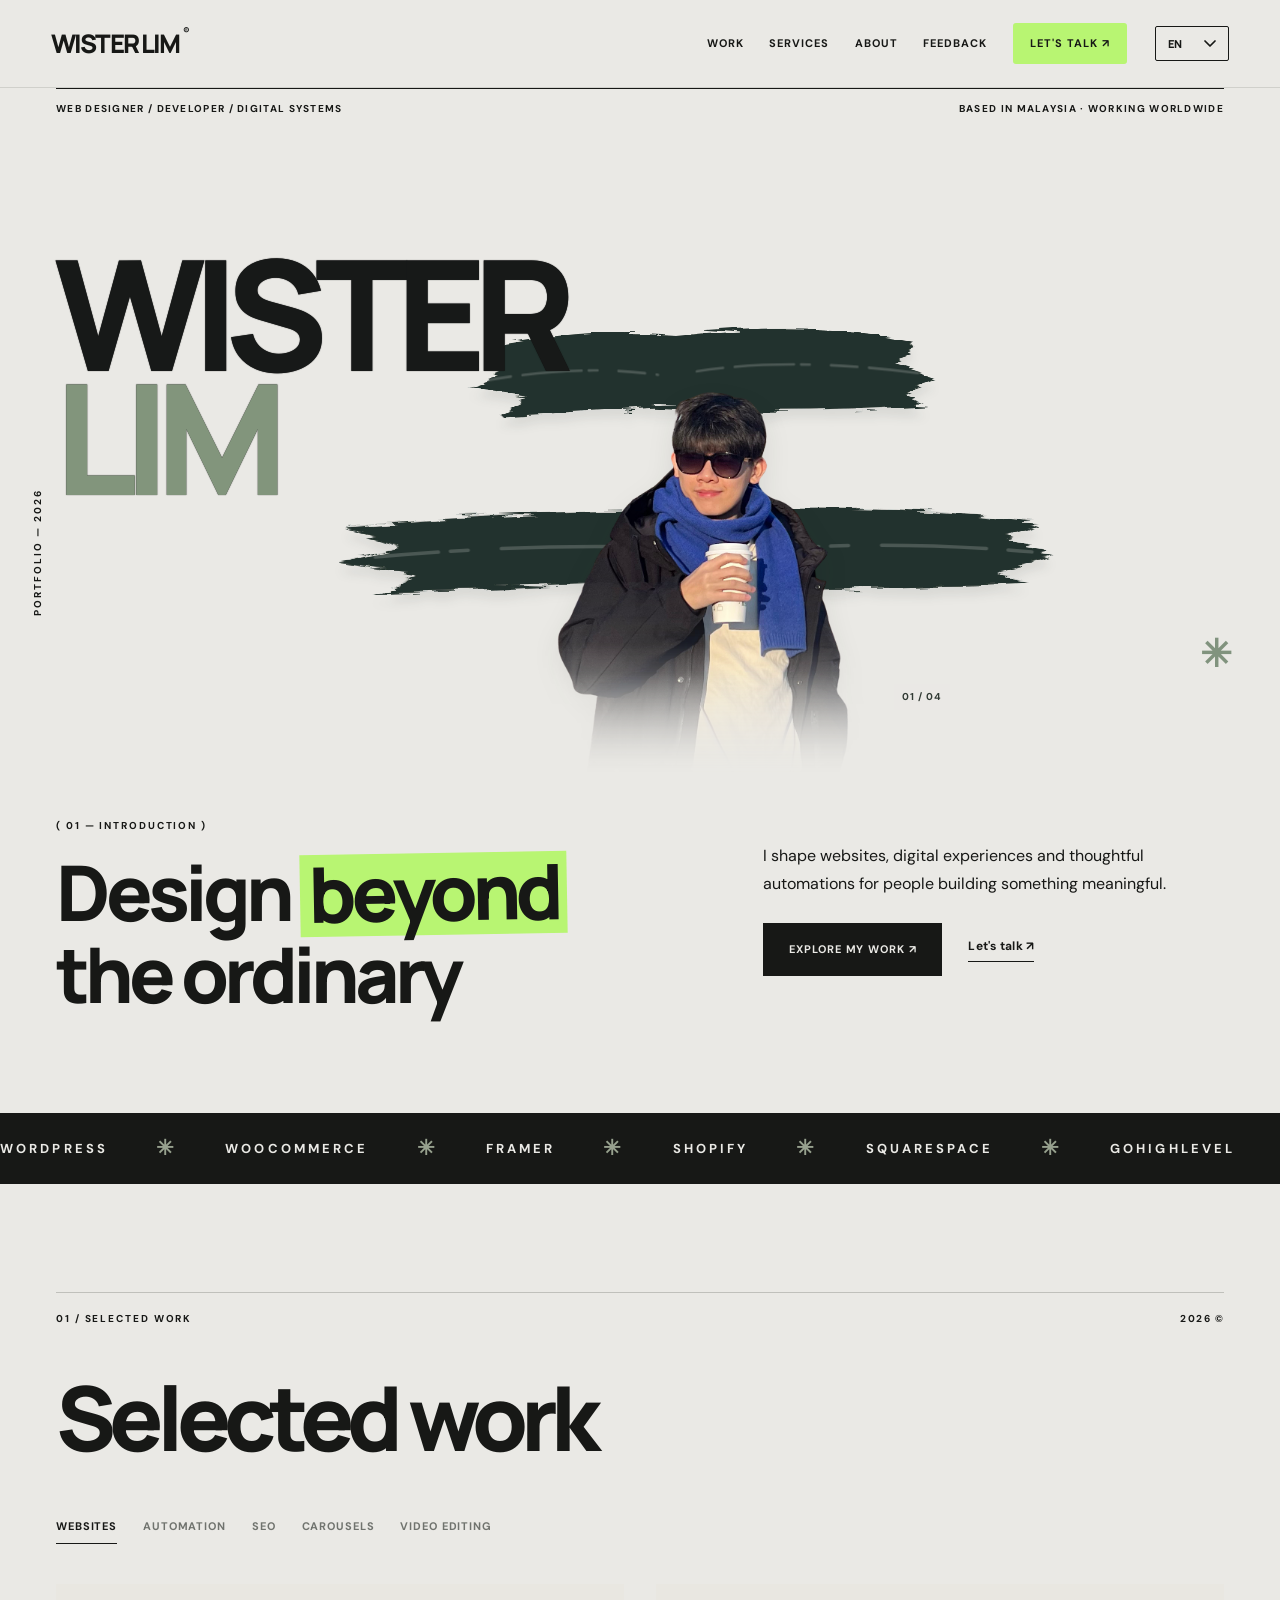
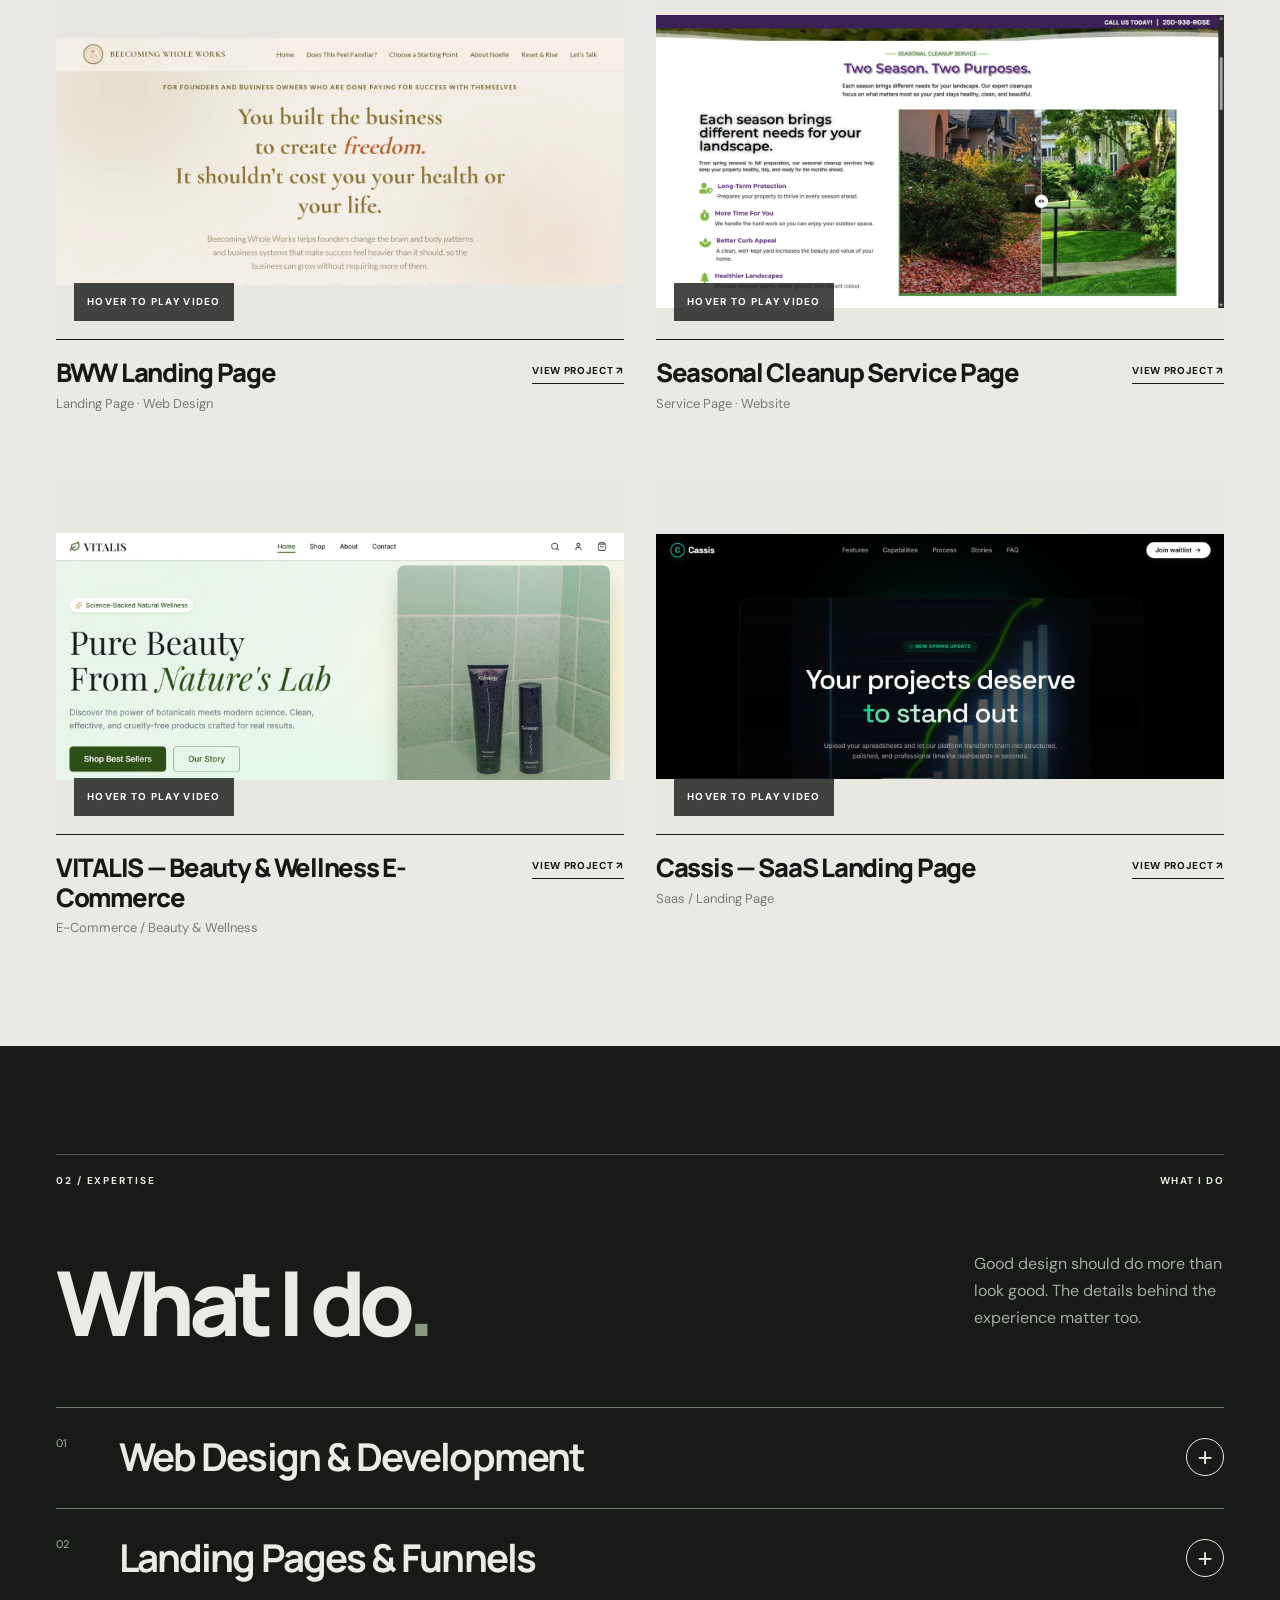
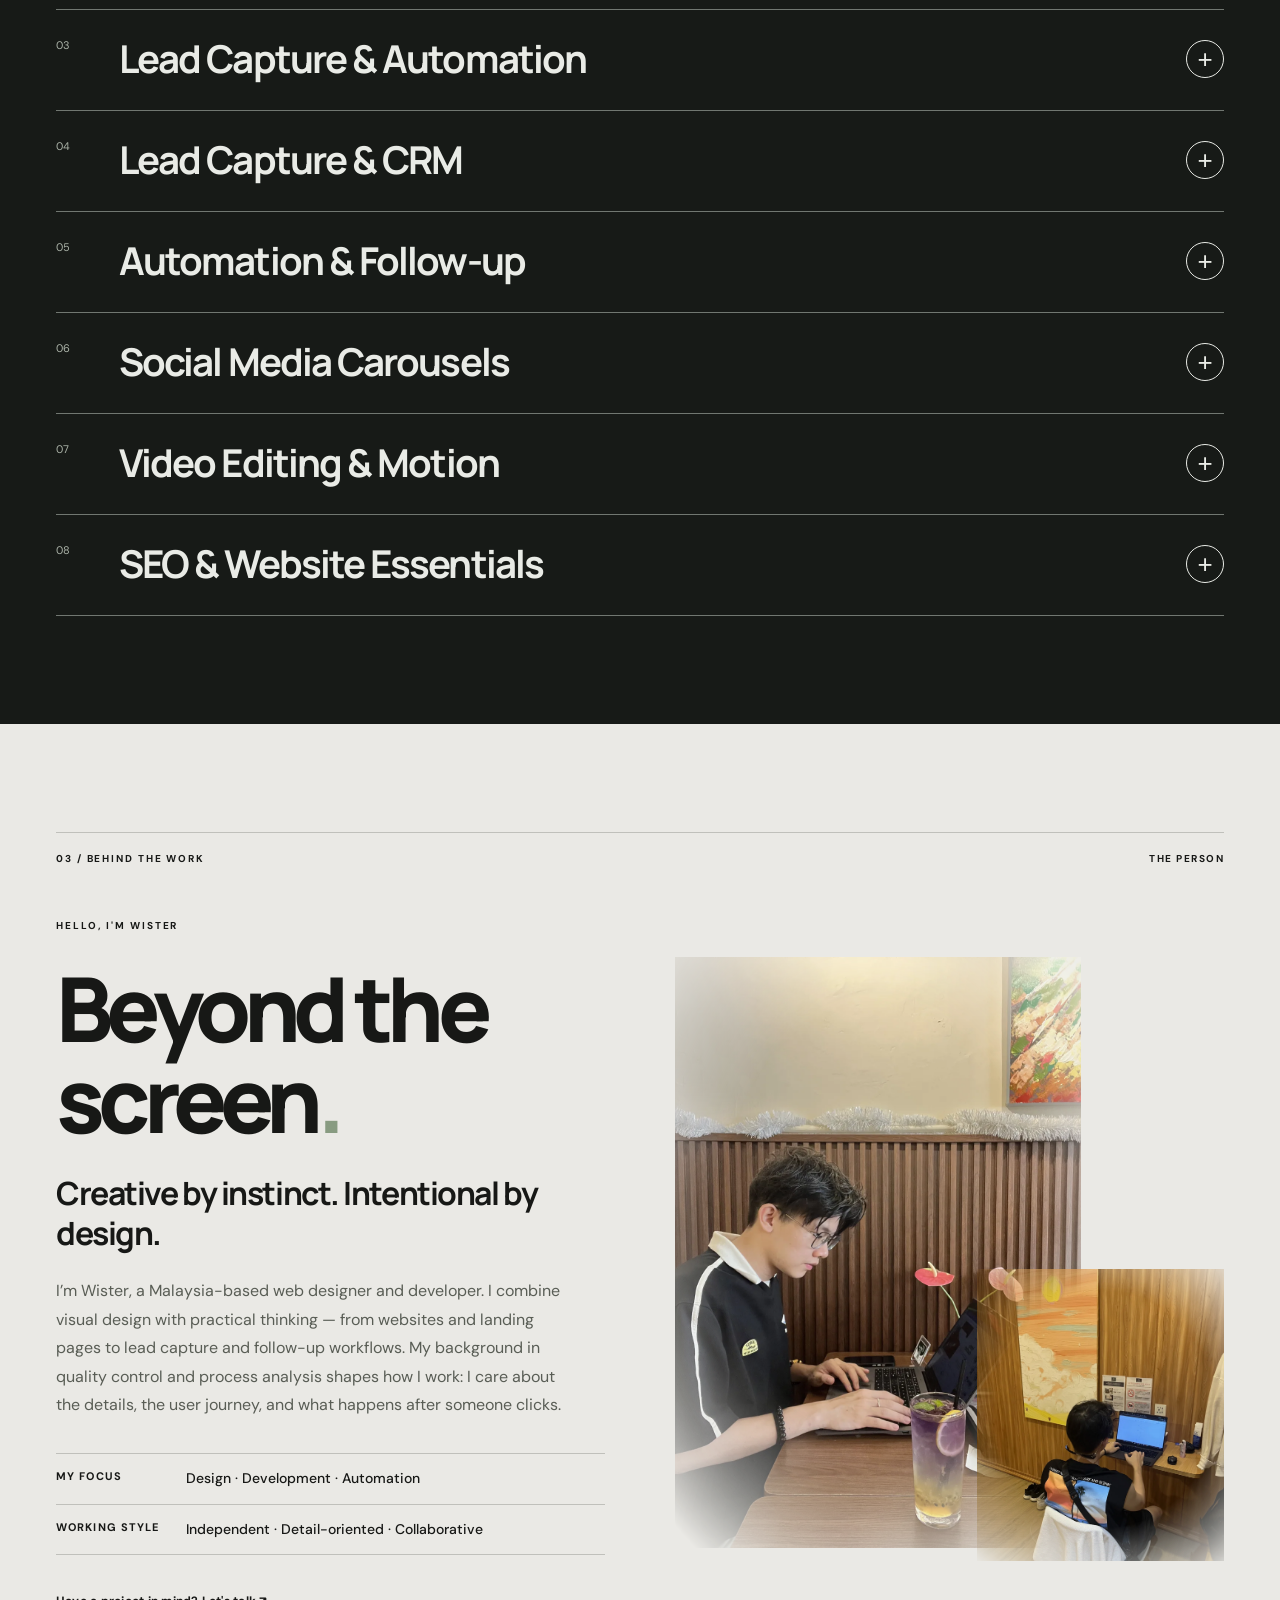
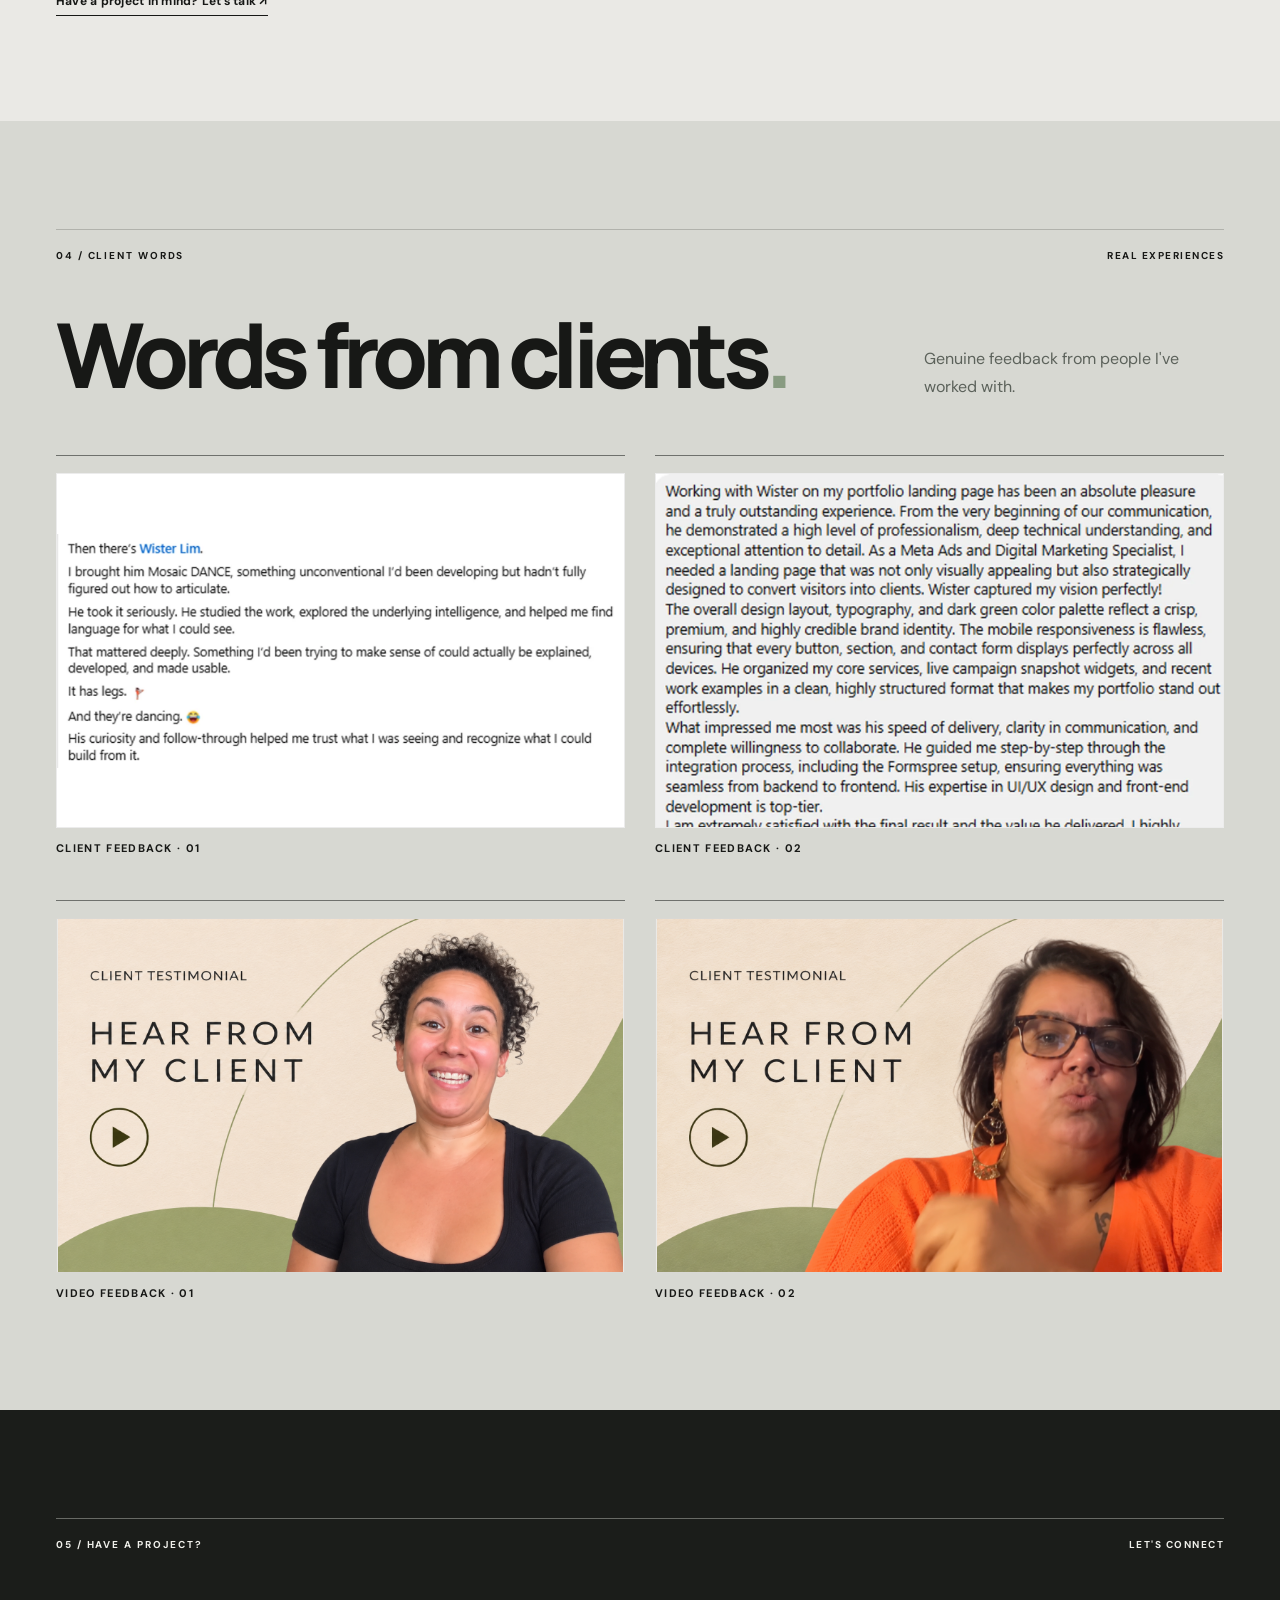
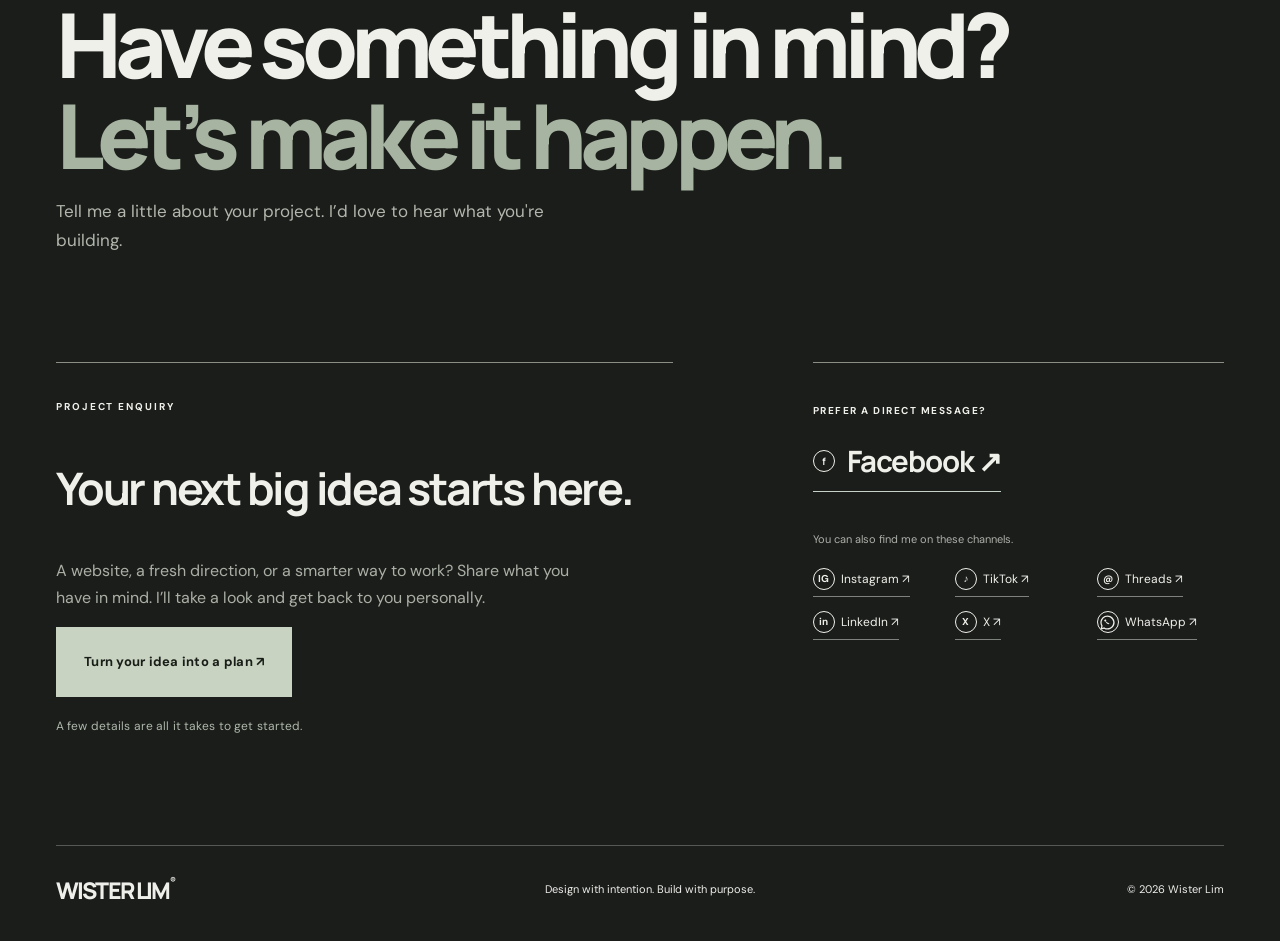
<file: index.html>
<!doctype html>
<html lang="en"><head><!-- Google Tag Manager --><script>(function(w,d,s,l,i){w[l]=w[l]||[];w[l].push({"gtm.start":new Date().getTime(),event:"gtm.js"});var f=d.getElementsByTagName(s)[0],j=d.createElement(s),dl=l!=="dataLayer"?"&l="+l:"";j.async=true;j.src="https://www.googletagmanager.com/gtm.js?id="+i+dl;f.parentNode.insertBefore(j,f);})(window,document,"script","dataLayer","GTM-MW3L89P2");</script><!-- End Google Tag Manager --><!-- Google Analytics 4 --><script async src="https://www.googletagmanager.com/gtag/js?id=G-REPP2FTX75"></script><script>window.dataLayer=window.dataLayer||[];function gtag(){dataLayer.push(arguments);}gtag("js",new Date());gtag("config","G-REPP2FTX75");</script><meta charset="utf-8"><meta name="viewport" content="width=device-width,initial-scale=1"><meta name="theme-color" content="#eae9e5"><meta name="description" content="Web design, landing pages, eCommerce and marketing automation. Helping businesses build better websites and turn visitors into leads."><meta name="robots" content="index,follow"><title>Wister Lim | Web Designer &amp; Developer — Design Beyond the Ordinary</title><link rel="canonical" href="https://wisterlimweb.pages.dev/"><meta property="og:type" content="website"><meta property="og:site_name" content="Wister Lim"><meta property="og:title" content="Wister Lim | Design Beyond the Ordinary"><meta property="og:description" content="Web design, landing pages, eCommerce and marketing automation for businesses in Malaysia and worldwide."><meta property="og:url" content="https://wisterlimweb.pages.dev/"><meta property="og:image" content="https://wisterlimweb.pages.dev/og-preview.png"><meta property="og:image:width" content="1896"><meta property="og:image:height" content="826"><meta property="og:image:type" content="image/png"><meta property="og:image:alt" content="Wister Lim portfolio cover featuring Wister Lim portrait and bold typography"><meta name="twitter:card" content="summary_large_image"><meta name="twitter:title" content="Wister Lim | Design Beyond the Ordinary"><meta name="twitter:description" content="Web design, landing pages, eCommerce and marketing automation."><meta name="twitter:image" content="https://wisterlimweb.pages.dev/og-preview.png"><link rel="stylesheet" href="/css/style.css"><script src="/js/site.js" defer></script></head>
<body><!-- Google Tag Manager (noscript) --><noscript><iframe src="https://www.googletagmanager.com/ns.html?id=GTM-MW3L89P2" height="0" width="0" style="display:none;visibility:hidden"></iframe></noscript><!-- End Google Tag Manager (noscript) -->
<header class="header wrap"><a class="wordmark" href="/#home" aria-label="Wister Lim homepage"><img id="site-logo" alt="Wister Lim logo" hidden><span id="logo-text">WISTER LIM<span class="wordmark-dot">®</span></span></a><nav class="nav" aria-label="Primary"><a href="/#work" data-i18n="navWork">Work</a><a href="/#services" data-i18n="navServices">Expertise</a><a href="/#about" data-i18n="navAbout">About</a><a href="/#feedback" data-i18n="navFeedback">Kind words</a><a href="/#contact" class="nav-contact" data-i18n="navContact">Let's talk ↗</a></nav><div class="header-actions"><select id="lang-toggle" class="lang-toggle" aria-label="Website language"><option value="en">EN</option><option value="zh">简体</option><option value="zh_tw">繁體</option></select><button id="menu-toggle" class="menu-toggle" aria-expanded="false" aria-label="Toggle navigation"><span></span><span></span></button></div></header>
<main>
<section id="home" class="hero">
 <div class="hero-topline wrap"><span id="hero-kicker">WEB DESIGNER / DEVELOPER / DIGITAL SYSTEMS</span><span class="hero-location" data-i18n="basedIn">BASED IN MALAYSIA · WORKING WORLDWIDE</span></div>
 <div class="hero-stage"><div class="giant-name" aria-hidden="true">WISTER<br><span>LIM</span></div><div class="hero-photo-stage"><svg class="hero-brush-strokes" viewBox="0 0 900 630" preserveAspectRatio="none" aria-hidden="true"><defs><filter id="brush-rough" x="-5%" y="-20%" width="110%" height="140%"><feTurbulence type="fractalNoise" baseFrequency="0.018 0.16" numOctaves="3" seed="8" result="noise"/><feDisplacementMap in="SourceGraphic" in2="noise" scale="15" xChannelSelector="R" yChannelSelector="G"/></filter></defs><g fill="#24322d" filter="url(#brush-rough)"><path d="M70 177 Q230 151 407 160 Q657 141 825 169 L793 192 857 212 810 228 844 241 Q604 252 364 244 L99 255 139 231 38 220 101 200Z"/><path d="M39 382 Q223 362 453 363 Q675 350 841 378 L800 397 858 412 794 435 829 445 Q566 461 332 446 L72 459 119 438 29 422 98 404Z"/></g><g stroke="#eae9e5" stroke-linecap="round" fill="none" opacity=".21"><path d="M78 213 Q240 193 375 206 M440 202 Q601 185 818 204" stroke-width="3" stroke-dasharray="46 19 102 11 16 35"/><path d="M71 416 Q290 396 480 409 M512 409 Q658 395 832 410" stroke-width="4" stroke-dasharray="73 14 21 38 122 25"/></g></svg><div id="hero-photo" class="hero-photo" role="button" tabindex="0" aria-label="Hover to switch portrait photos"><div id="hero-slides"></div><div class="photo-hint"><span id="hero-counter">01 / 04</span></div></div></div><div class="giant-surname" aria-hidden="true">✳</div><div class="hero-label-vertical">PORTFOLIO — 2026</div></div>
 <div class="hero-under wrap"><div class="hero-intro"><span class="number-line">( 01 — INTRODUCTION )</span><h1 id="hero-title">Design <span class="hero-title-accent">beyond</span> the ordinary</h1></div><div class="hero-message"><p id="hero-description">I shape websites, digital experiences and thoughtful automations for people building something meaningful.</p><div class="hero-actions"><a href="/#work" class="button-primary" data-i18n="exploreWork">Explore my work ↗</a><a class="text-link js-tally-popup" href="/#contact" data-i18n="navContact">Let's talk ↗</a></div></div></div>
 <a href="/#work" class="scroll-cue"><span>SCROLL TO EXPLORE</span><span class="scroll-line"></span></a>
</section>
<div class="statement-band tools-band" aria-label="Tools and systems"><div class="statement-track">WORDPRESS <span>✳</span> WOOCOMMERCE <span>✳</span> FRAMER <span>✳</span> SHOPIFY <span>✳</span> SQUARESPACE <span>✳</span> GOHIGHLEVEL <span>✳</span> MANYCHAT <span>✳</span> CHATGPT <span>✳</span> CLAUDE <span>✳</span> GEMINI <span>✳</span> GOOGLE AI STUDIO <span>✳</span> CANVA <span>✳</span> FIGMA <span>✳</span> CAPCUT <span>✳</span> GOOGLE SHEETS <span>✳</span> WORDPRESS <span>✳</span> WOOCOMMERCE <span>✳</span> FRAMER <span>✳</span> SHOPIFY <span>✳</span> SQUARESPACE <span>✳</span> GOHIGHLEVEL <span>✳</span> MANYCHAT <span>✳</span> CHATGPT <span>✳</span> CLAUDE <span>✳</span> GEMINI <span>✳</span> GOOGLE AI STUDIO <span>✳</span> CANVA <span>✳</span> FIGMA <span>✳</span> CAPCUT <span>✳</span> GOOGLE SHEETS</div></div>
<section id="work" class="section work-section wrap"><div class="section-heading reveal"><div class="section-eyebrow"><span class="section-index">01 / SELECTED WORK</span><span>2026 ©</span></div><div class="split-heading"><h2 data-i18n="workTitle">Selected work<span class="accent">.</span></h2><p data-i18n="workIntro">Selected projects where bold visuals meet clear structure and practical functionality.</p></div></div><div class="filters category-nav" id="work-filters"><button class="filter active" data-filter="website" data-i18n="websites">Websites</button><button class="filter" data-filter="automation" data-i18n="automation">Automation</button><button class="filter" data-filter="seo" data-i18n="seo">SEO</button><button class="filter" data-filter="carousels" data-i18n="carousels">Carousels</button><button class="filter" data-filter="video-editing" data-i18n="videoEditing">Video Editing</button></div><div id="category-placeholder" class="category-placeholder" hidden><span class="section-index" data-i18n="upcomingLabel">NEXT COLLECTION</span><h3 id="category-placeholder-title">More work is on the way.</h3><p id="category-placeholder-copy">A selected case study will appear here when the work is ready.</p><a href="/#contact" class="underline-link" data-i18n="startProject">Start a project ↗</a></div><div id="work-grid" class="work-grid"></div></section>
<section id="services" class="section services-section"><div class="wrap"><div class="section-eyebrow reveal"><span class="section-index">02 / EXPERTISE</span><span>WHAT I DO</span></div><div class="services-heading reveal"><h2 data-i18n="servicesTitle">Design meets function<span class="accent">.</span></h2><p data-i18n="servicesIntro">Good design should do more than look good.</p></div><div class="services-grid"><article class="service-item reveal"><span class="service-number">01</span><h3 data-i18n="service1">Web Design & Development</h3><p data-i18n="service1Desc">Responsive websites for personal brands, coaches, service providers, property businesses and professional companies.</p></article><article class="service-item reveal"><span class="service-number">02</span><h3 data-i18n="service2">E-commerce & Online Stores</h3><p data-i18n="service2Desc">Product pages, collections, checkout flows and store experiences using WooCommerce, Shopify and WordPress.</p></article><article class="service-item reveal"><span class="service-number">03</span><h3 data-i18n="service3">Landing Pages & Funnels</h3><p data-i18n="service3Desc">Focused campaign, launch and booking pages with clear messages, forms and conversion paths.</p></article><article class="service-item reveal"><span class="service-number">04</span><h3 data-i18n="service4">Lead Capture & CRM</h3><p data-i18n="service4Desc">Forms, enquiries, segmentation and organized customer records so every lead has a clear next step.</p></article><article class="service-item reveal"><span class="service-number">05</span><h3 data-i18n="service5">Automation & Follow-up</h3><p data-i18n="service5Desc">GoHighLevel and ManyChat workflows for lead notifications, email, SMS and message follow-ups.</p></article><article class="service-item reveal"><span class="service-number">06</span><h3 data-i18n="service6">Social Media Carousels</h3><p data-i18n="service6Desc">Editorial-style educational, before-and-after and promotional graphics for brand storytelling.</p></article><article class="service-item reveal"><span class="service-number">07</span><h3 data-i18n="service7">Video Editing & Motion</h3><p data-i18n="service7Desc">Short-form reels, talking-head edits, subtitles, hooks and purposeful motion graphics.</p></article><article class="service-item reveal"><span class="service-number">08</span><h3 data-i18n="service8">SEO & Website Essentials</h3><p data-i18n="service8Desc">On-page page structure, metadata, responsive checks, basic technical SEO and search-ready foundations.</p></article></div></div></section>
<section id="about" class="section about-section wrap"><div class="section-eyebrow reveal"><span class="section-index">03 / BEHIND THE WORK</span><span>THE PERSON</span></div><div class="about-grid"><div class="about-copy"><span class="small-label" data-i18n="hello">HELLO, I'M WISTER</span><h2 data-i18n="aboutTitle">The person behind the pixels<span class="accent">.</span></h2><p class="about-statement" id="about-custom-title">Creative by instinct. Intentional by design.</p><p id="about-body"></p><div class="about-bits"><div><span data-i18n="myFocus">MY FOCUS</span><strong data-i18n="focusValue">Design · Development · Automation</strong></div><div><span data-i18n="workingStyle">WORKING STYLE</span><strong data-i18n="styleValue">Independent · Detail-oriented · Collaborative</strong></div></div><a class="underline-link" href="/#contact" data-i18n="workTogether">Let's work together ↗</a></div><div class="about-images"><img id="about-photo-one" src="/assets/images/img_2571.webp" loading="lazy" alt="Wister working at a computer"><img id="about-photo-two" src="/assets/images/img_2880.webp" loading="lazy" alt="Wister working remotely"></div></div></section>
<section id="feedback" class="section feedback-section"><div class="wrap"><div class="section-eyebrow reveal"><span class="section-index">04 / CLIENT WORDS</span><span>REAL EXPERIENCES</span></div><div class="section-heading reveal"><h2 data-i18n="feedbackTitle">Words from clients<span class="accent">.</span></h2><p data-i18n="feedbackIntro">Genuine feedback from people I've worked with.</p></div><div id="testimonial-grid" class="testimonial-grid"></div></div></section>
<section id="contact" class="section contact-section"><div class="wrap"><div class="section-eyebrow reveal"><span class="section-index">05 / HAVE A PROJECT?</span><span>LET'S CONNECT</span></div><div class="contact-top reveal"><h2 data-i18n="contactTitle">Have something in mind? <em>Let's make it happen.</em></h2><p data-i18n="contactIntro">Tell me a little about your project. I’d love to hear what you're building.</p></div><div class="contact-grid"><div id="form-container" class="form-container"></div><div class="contact-aside"><p data-i18n="preferDirect">PREFER A DIRECT MESSAGE?</p><a class="contact-whatsapp" id="contact-primary-social" href="https://www.facebook.com/wister.lim/" target="_blank" rel="noopener"><span class="social-glyph" aria-hidden="true">f</span> Facebook ↗</a><div id="contact-email"></div><p class="tiny" data-i18n="socialNote">Find me on these channels.</p><div id="social-links" class="social-links"></div></div></div></div></section>
</main><dialog id="tally-popup" class="tally-popup" aria-labelledby="tally-popup-title"><div class="tally-popup-head"><div><span class="section-index">PROJECT ENQUIRY</span><h2 id="tally-popup-title">Let's talk.</h2></div><button type="button" class="tally-popup-close" aria-label="Close form">×</button></div><div id="tally-popup-content"></div></dialog><footer class="footer"><div class="wrap footer-inner"><a href="/#home" class="footer-name">WISTER LIM<span>®</span></a><span data-i18n="footerTag">Design with intention. Build with purpose.</span><span>© <span id="year"></span> Wister Lim</span></div></footer>
</body></html>
</file>
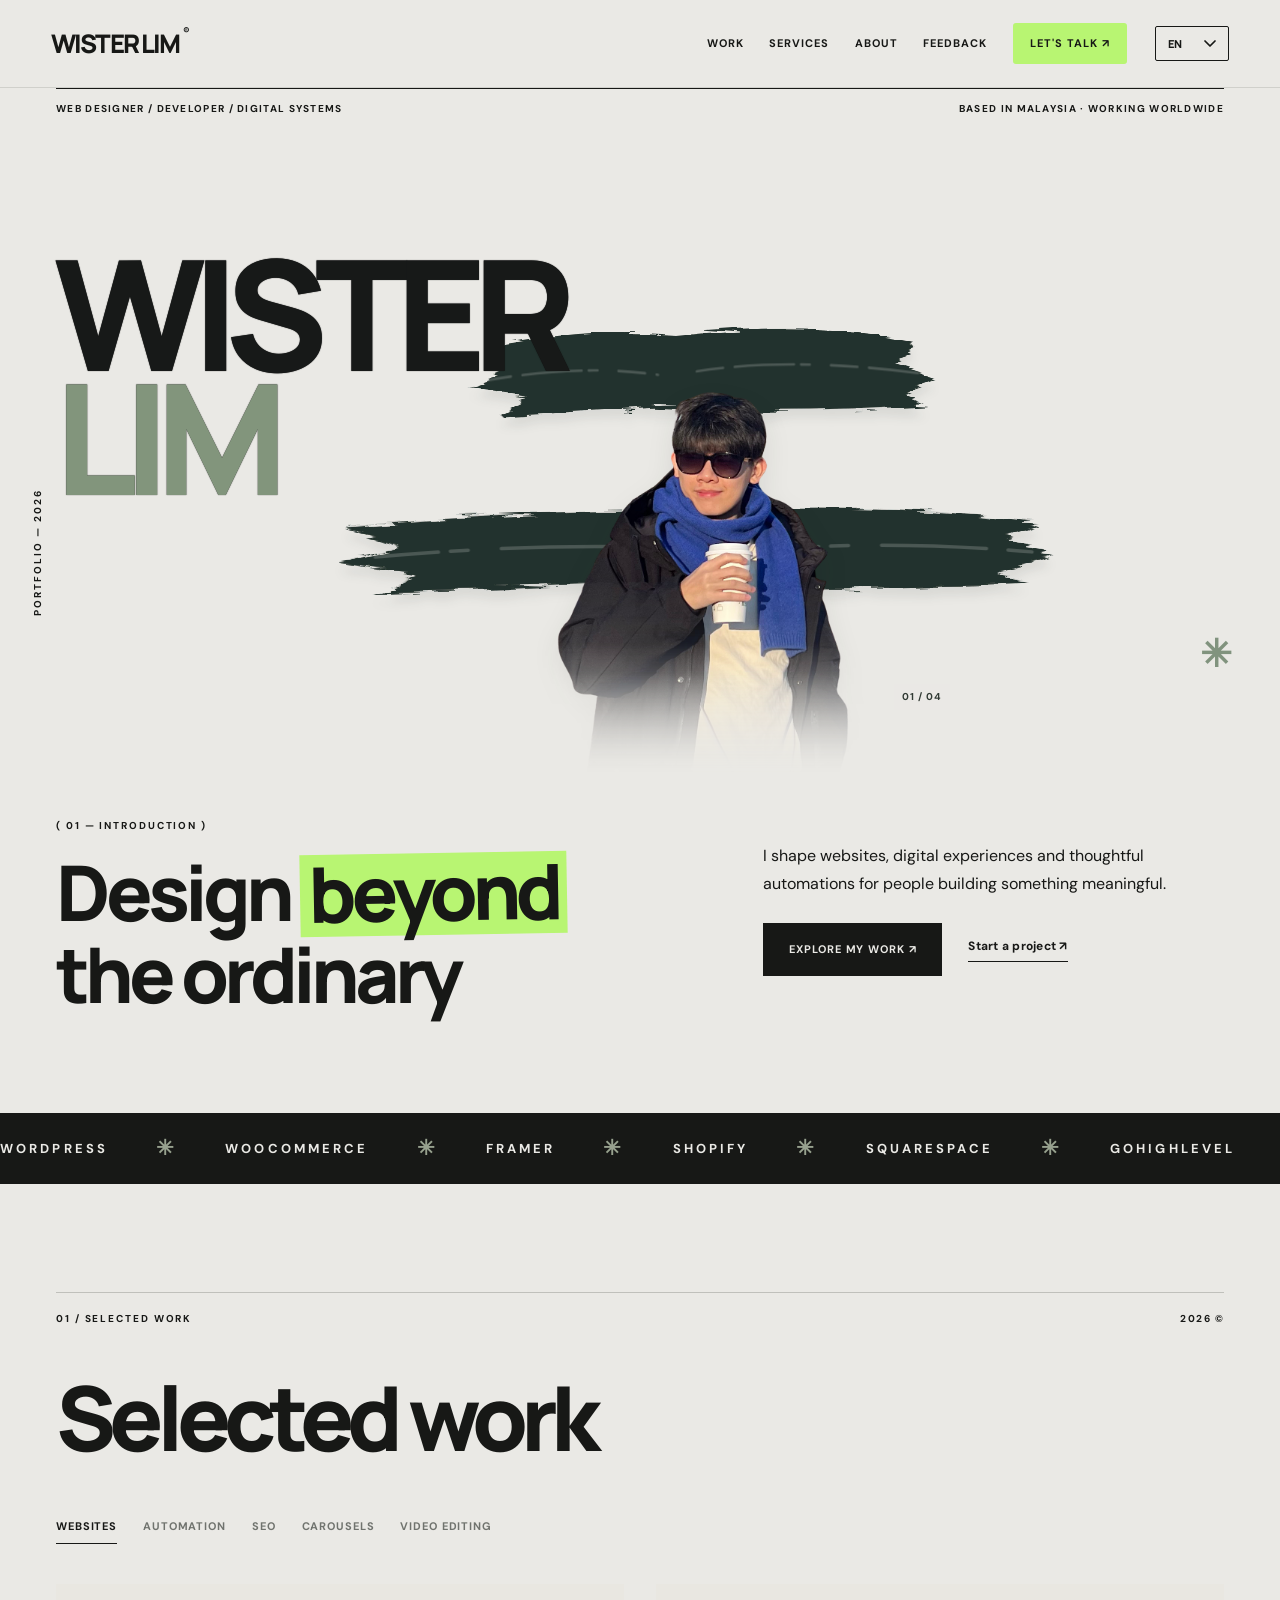
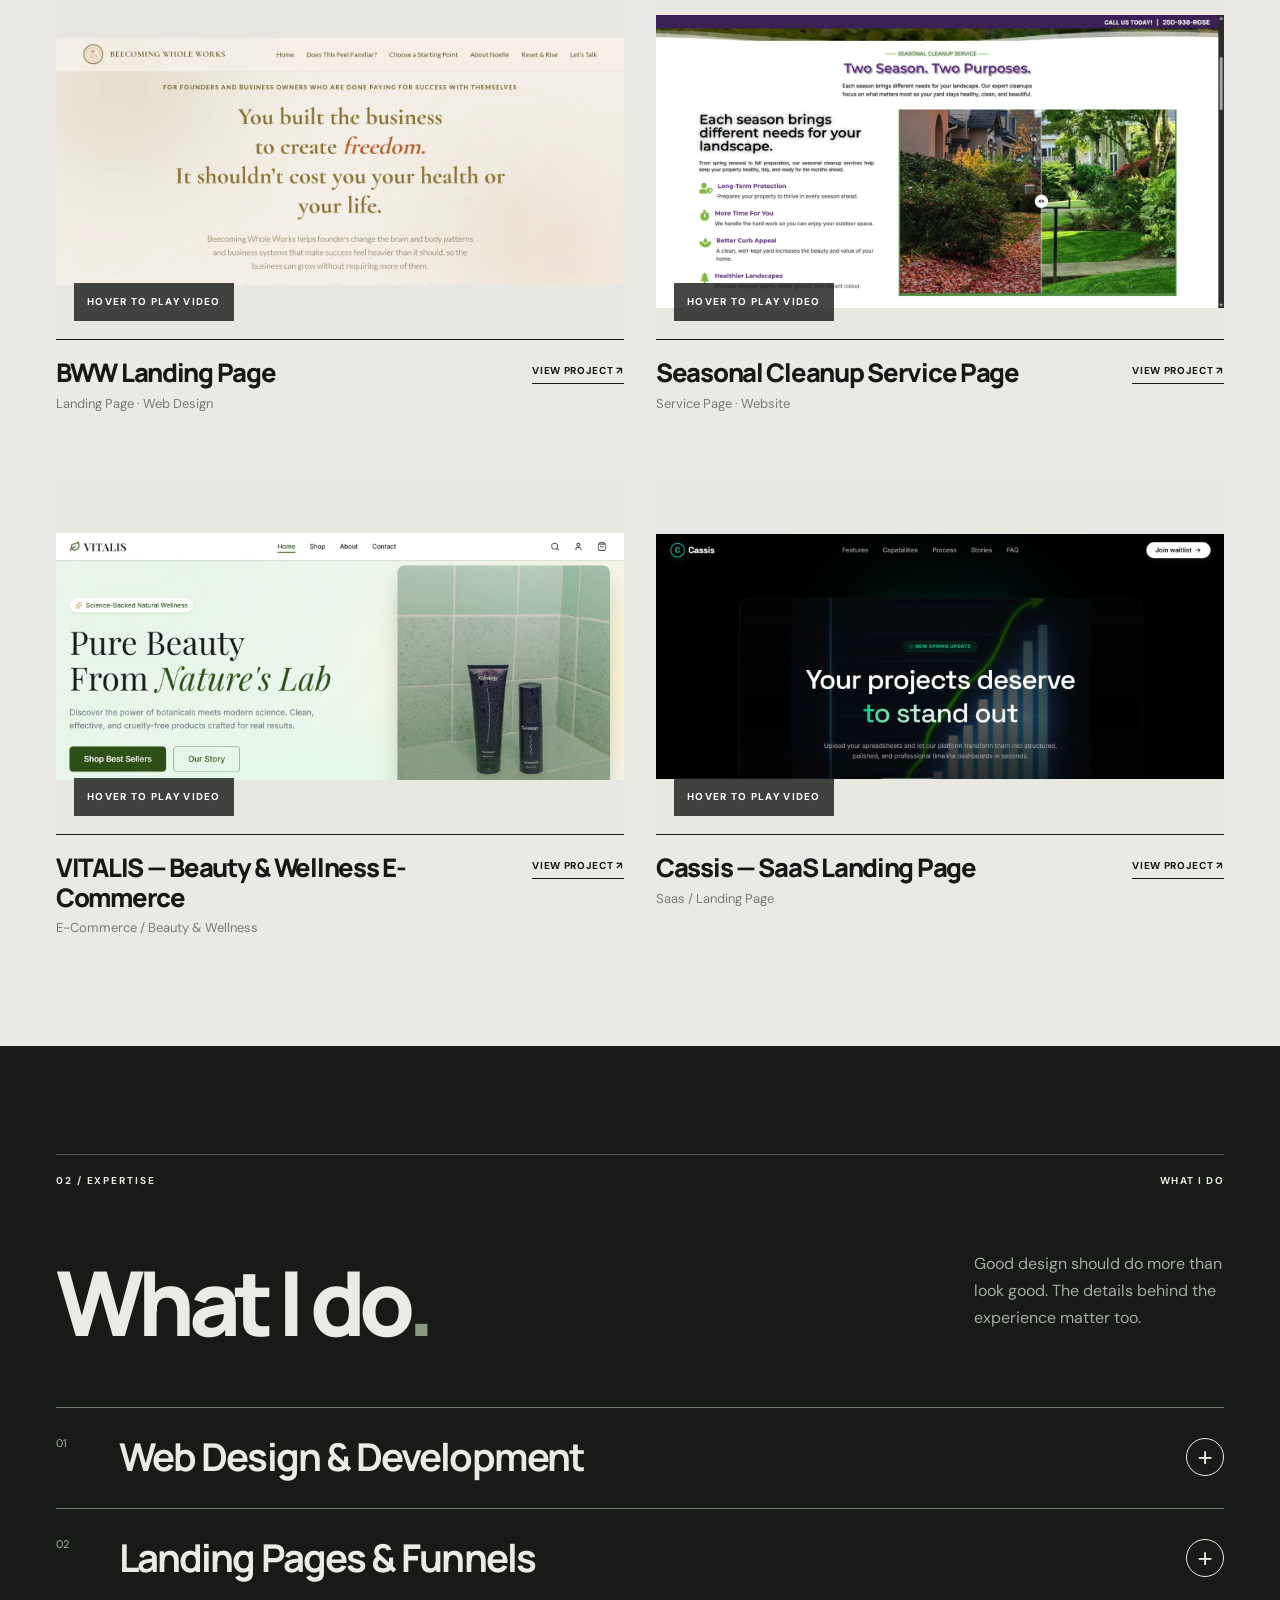
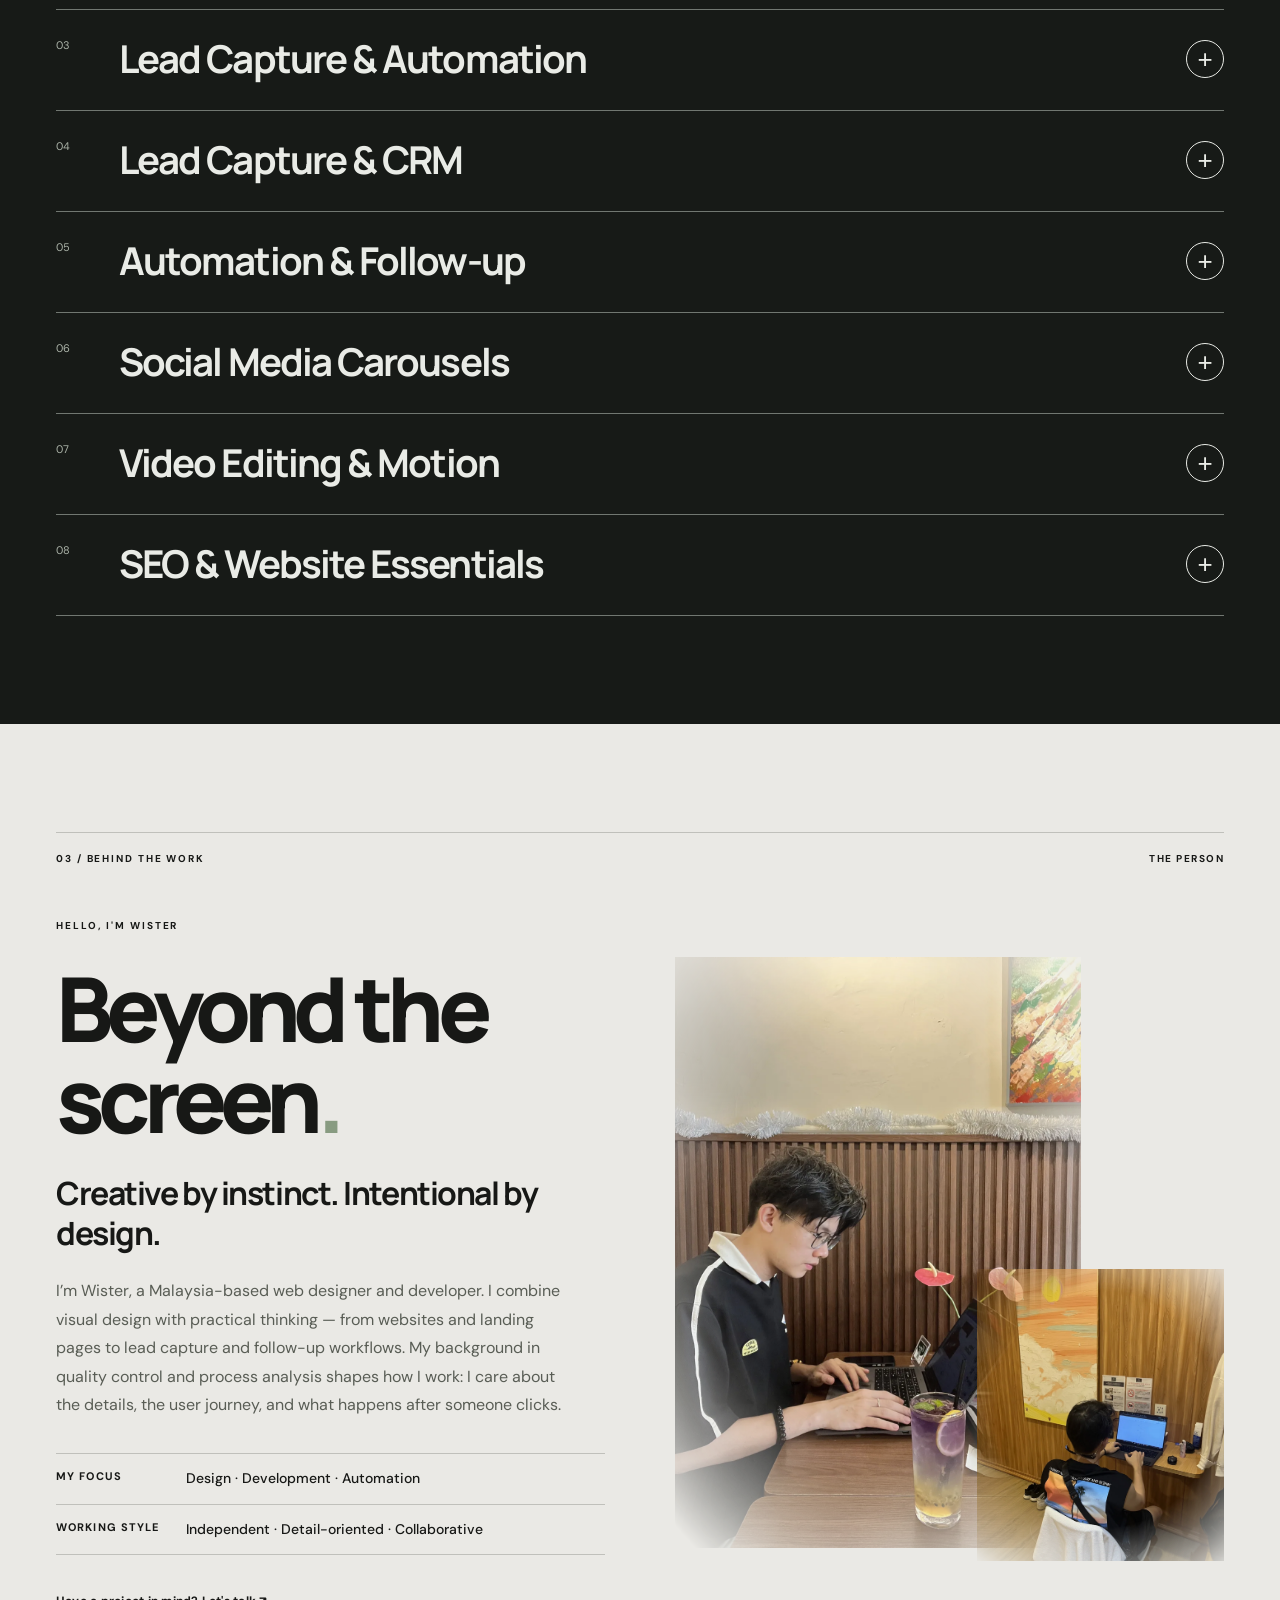
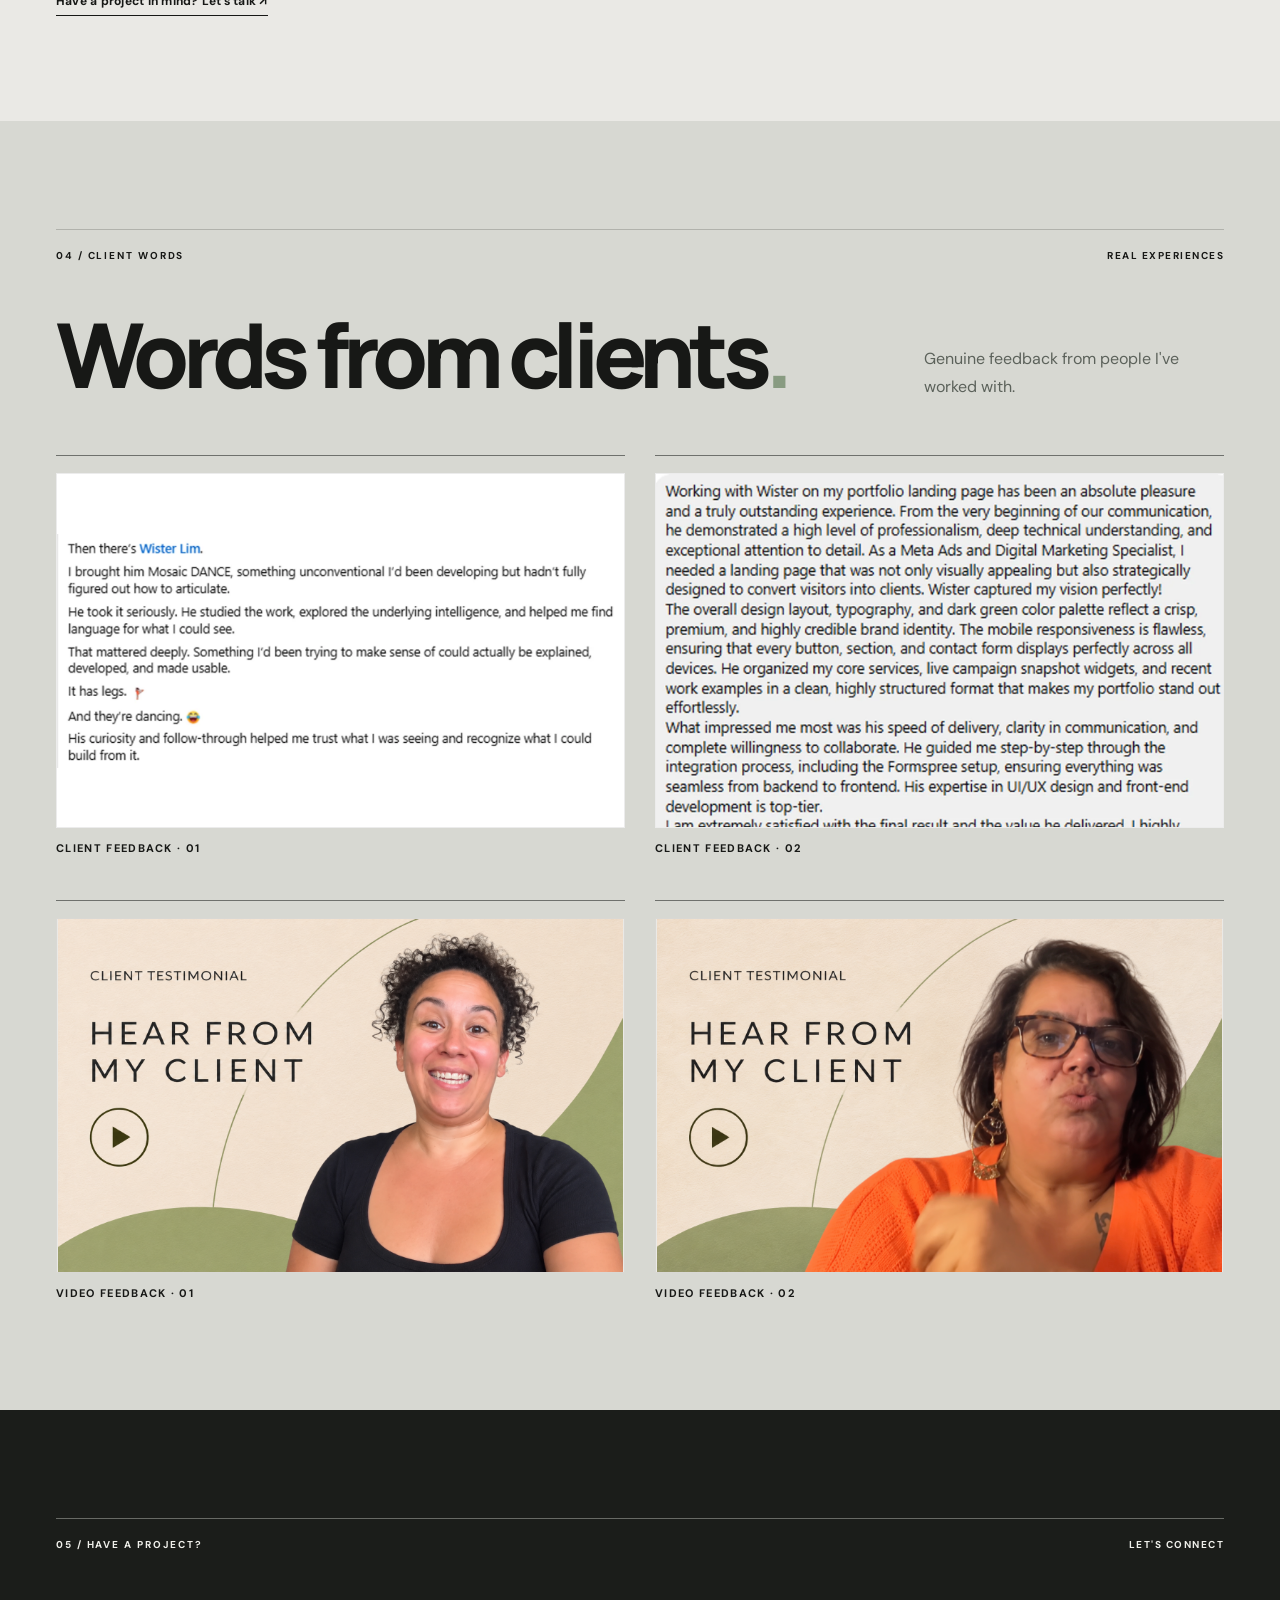
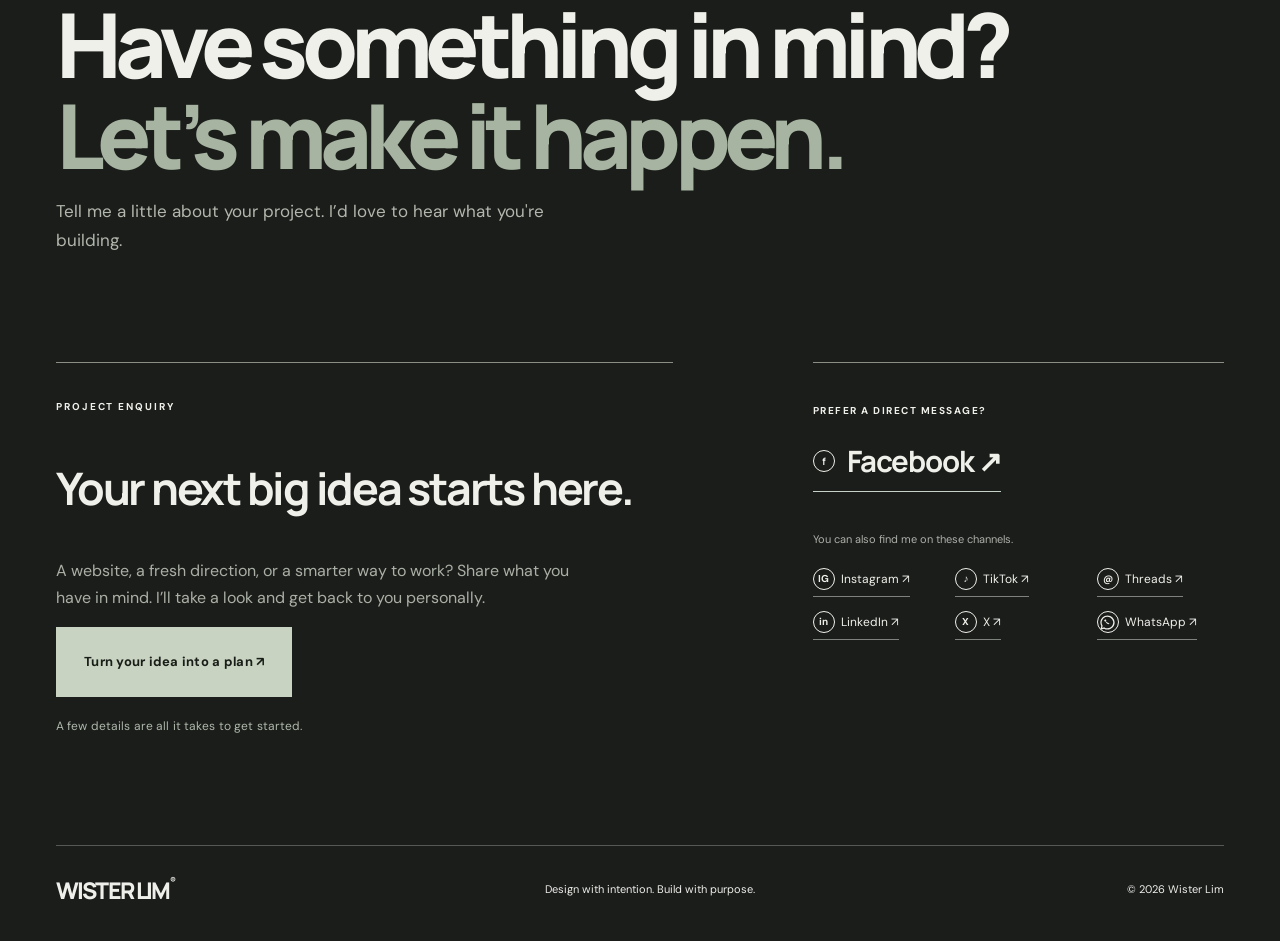
<file: WisterLim_GTM_Tally_Update/index.html>
<!doctype html>
<html lang="en"><head><!-- Google Tag Manager --><script>(function(w,d,s,l,i){w[l]=w[l]||[];w[l].push({"gtm.start":new Date().getTime(),event:"gtm.js"});var f=d.getElementsByTagName(s)[0],j=d.createElement(s),dl=l!=="dataLayer"?"&l="+l:"";j.async=true;j.src="https://www.googletagmanager.com/gtm.js?id="+i+dl;f.parentNode.insertBefore(j,f);})(window,document,"script","dataLayer","GTM-MW3L89P2");</script><!-- End Google Tag Manager --><!-- Google Analytics 4 --><script async src="https://www.googletagmanager.com/gtag/js?id=G-REPP2FTX75"></script><script>window.dataLayer=window.dataLayer||[];function gtag(){dataLayer.push(arguments);}gtag("js",new Date());gtag("config","G-REPP2FTX75");</script><meta charset="utf-8"><meta name="viewport" content="width=device-width,initial-scale=1"><meta name="theme-color" content="#eae9e5"><meta name="description" content="Web design, landing pages, eCommerce and marketing automation. Helping businesses build better websites and turn visitors into leads."><meta name="robots" content="index,follow"><title>Wister Lim | Web Designer &amp; Developer — Design Beyond the Ordinary</title><link rel="canonical" href="https://wisterlimweb.pages.dev/"><meta property="og:type" content="website"><meta property="og:site_name" content="Wister Lim"><meta property="og:title" content="Wister Lim | Design Beyond the Ordinary"><meta property="og:description" content="Web design, landing pages, eCommerce and marketing automation for businesses in Malaysia and worldwide."><meta property="og:url" content="https://wisterlimweb.pages.dev/"><meta property="og:image" content="https://wisterlimweb.pages.dev/og-preview.png"><meta property="og:image:width" content="1896"><meta property="og:image:height" content="826"><meta property="og:image:type" content="image/png"><meta property="og:image:alt" content="Wister Lim portfolio cover featuring Wister Lim portrait and bold typography"><meta name="twitter:card" content="summary_large_image"><meta name="twitter:title" content="Wister Lim | Design Beyond the Ordinary"><meta name="twitter:description" content="Web design, landing pages, eCommerce and marketing automation."><meta name="twitter:image" content="https://wisterlimweb.pages.dev/og-preview.png"><link rel="stylesheet" href="/css/style.css"><script src="/js/site.js" defer></script></head>
<body><!-- Google Tag Manager (noscript) --><noscript><iframe src="https://www.googletagmanager.com/ns.html?id=GTM-MW3L89P2" height="0" width="0" style="display:none;visibility:hidden"></iframe></noscript><!-- End Google Tag Manager (noscript) -->
<header class="header wrap"><a class="wordmark" href="/#home" aria-label="Wister Lim homepage"><img id="site-logo" alt="Wister Lim logo" hidden><span id="logo-text">WISTER LIM<span class="wordmark-dot">®</span></span></a><nav class="nav" aria-label="Primary"><a href="/#work" data-i18n="navWork">Work</a><a href="/#services" data-i18n="navServices">Expertise</a><a href="/#about" data-i18n="navAbout">About</a><a href="/#feedback" data-i18n="navFeedback">Kind words</a><a href="/#contact" class="nav-contact" data-i18n="navContact">Let's talk ↗</a></nav><div class="header-actions"><select id="lang-toggle" class="lang-toggle" aria-label="Website language"><option value="en">EN</option><option value="zh">简体</option><option value="zh_tw">繁體</option></select><button id="menu-toggle" class="menu-toggle" aria-expanded="false" aria-label="Toggle navigation"><span></span><span></span></button></div></header>
<main>
<section id="home" class="hero">
 <div class="hero-topline wrap"><span id="hero-kicker">WEB DESIGNER / DEVELOPER / DIGITAL SYSTEMS</span><span class="hero-location" data-i18n="basedIn">BASED IN MALAYSIA · WORKING WORLDWIDE</span></div>
 <div class="hero-stage"><div class="giant-name" aria-hidden="true">WISTER<br><span>LIM</span></div><div class="hero-photo-stage"><svg class="hero-brush-strokes" viewBox="0 0 900 630" preserveAspectRatio="none" aria-hidden="true"><defs><filter id="brush-rough" x="-5%" y="-20%" width="110%" height="140%"><feTurbulence type="fractalNoise" baseFrequency="0.018 0.16" numOctaves="3" seed="8" result="noise"/><feDisplacementMap in="SourceGraphic" in2="noise" scale="15" xChannelSelector="R" yChannelSelector="G"/></filter></defs><g fill="#24322d" filter="url(#brush-rough)"><path d="M70 177 Q230 151 407 160 Q657 141 825 169 L793 192 857 212 810 228 844 241 Q604 252 364 244 L99 255 139 231 38 220 101 200Z"/><path d="M39 382 Q223 362 453 363 Q675 350 841 378 L800 397 858 412 794 435 829 445 Q566 461 332 446 L72 459 119 438 29 422 98 404Z"/></g><g stroke="#eae9e5" stroke-linecap="round" fill="none" opacity=".21"><path d="M78 213 Q240 193 375 206 M440 202 Q601 185 818 204" stroke-width="3" stroke-dasharray="46 19 102 11 16 35"/><path d="M71 416 Q290 396 480 409 M512 409 Q658 395 832 410" stroke-width="4" stroke-dasharray="73 14 21 38 122 25"/></g></svg><div id="hero-photo" class="hero-photo" role="button" tabindex="0" aria-label="Hover to switch portrait photos"><div id="hero-slides"></div><div class="photo-hint"><span id="hero-counter">01 / 04</span></div></div></div><div class="giant-surname" aria-hidden="true">✳</div><div class="hero-label-vertical">PORTFOLIO — 2026</div></div>
 <div class="hero-under wrap"><div class="hero-intro"><span class="number-line">( 01 — INTRODUCTION )</span><h1 id="hero-title">Design beyond the ordinary</h1></div><div class="hero-message"><p id="hero-description">I shape websites, digital experiences and thoughtful automations for people building something meaningful.</p><div class="hero-actions"><a href="/#work" class="button-primary" data-i18n="exploreWork">Explore my work ↗</a><a class="text-link" href="/#contact" data-i18n="startProject">Start a project ↗</a></div></div></div>
 <a href="/#work" class="scroll-cue"><span>SCROLL TO EXPLORE</span><span class="scroll-line"></span></a>
</section>
<div class="statement-band tools-band" aria-label="Tools and systems"><div class="statement-track">WORDPRESS <span>✳</span> WOOCOMMERCE <span>✳</span> FRAMER <span>✳</span> SHOPIFY <span>✳</span> SQUARESPACE <span>✳</span> GOHIGHLEVEL <span>✳</span> MANYCHAT <span>✳</span> CHATGPT <span>✳</span> CLAUDE <span>✳</span> GEMINI <span>✳</span> GOOGLE AI STUDIO <span>✳</span> CANVA <span>✳</span> FIGMA <span>✳</span> CAPCUT <span>✳</span> GOOGLE SHEETS <span>✳</span> WORDPRESS <span>✳</span> WOOCOMMERCE <span>✳</span> FRAMER <span>✳</span> SHOPIFY <span>✳</span> SQUARESPACE <span>✳</span> GOHIGHLEVEL <span>✳</span> MANYCHAT <span>✳</span> CHATGPT <span>✳</span> CLAUDE <span>✳</span> GEMINI <span>✳</span> GOOGLE AI STUDIO <span>✳</span> CANVA <span>✳</span> FIGMA <span>✳</span> CAPCUT <span>✳</span> GOOGLE SHEETS</div></div>
<section id="work" class="section work-section wrap"><div class="section-heading reveal"><div class="section-eyebrow"><span class="section-index">01 / SELECTED WORK</span><span>2026 ©</span></div><div class="split-heading"><h2 data-i18n="workTitle">Selected work<span class="accent">.</span></h2><p data-i18n="workIntro">Selected projects where bold visuals meet clear structure and practical functionality.</p></div></div><div class="filters category-nav" id="work-filters"><button class="filter active" data-filter="website" data-i18n="websites">Websites</button><button class="filter" data-filter="automation" data-i18n="automation">Automation</button><button class="filter" data-filter="seo" data-i18n="seo">SEO</button><button class="filter" data-filter="carousels" data-i18n="carousels">Carousels</button><button class="filter" data-filter="video-editing" data-i18n="videoEditing">Video Editing</button></div><div id="category-placeholder" class="category-placeholder" hidden><span class="section-index" data-i18n="upcomingLabel">NEXT COLLECTION</span><h3 id="category-placeholder-title">More work is on the way.</h3><p id="category-placeholder-copy">A selected case study will appear here when the work is ready.</p><a href="/#contact" class="underline-link" data-i18n="startProject">Start a project ↗</a></div><div id="work-grid" class="work-grid"></div></section>
<section id="services" class="section services-section"><div class="wrap"><div class="section-eyebrow reveal"><span class="section-index">02 / EXPERTISE</span><span>WHAT I DO</span></div><div class="services-heading reveal"><h2 data-i18n="servicesTitle">Design meets function<span class="accent">.</span></h2><p data-i18n="servicesIntro">Good design should do more than look good.</p></div><div class="services-grid"><article class="service-item reveal"><span class="service-number">01</span><h3 data-i18n="service1">Web Design & Development</h3><p data-i18n="service1Desc">Responsive websites for personal brands, coaches, service providers, property businesses and professional companies.</p></article><article class="service-item reveal"><span class="service-number">02</span><h3 data-i18n="service2">E-commerce & Online Stores</h3><p data-i18n="service2Desc">Product pages, collections, checkout flows and store experiences using WooCommerce, Shopify and WordPress.</p></article><article class="service-item reveal"><span class="service-number">03</span><h3 data-i18n="service3">Landing Pages & Funnels</h3><p data-i18n="service3Desc">Focused campaign, launch and booking pages with clear messages, forms and conversion paths.</p></article><article class="service-item reveal"><span class="service-number">04</span><h3 data-i18n="service4">Lead Capture & CRM</h3><p data-i18n="service4Desc">Forms, enquiries, segmentation and organized customer records so every lead has a clear next step.</p></article><article class="service-item reveal"><span class="service-number">05</span><h3 data-i18n="service5">Automation & Follow-up</h3><p data-i18n="service5Desc">GoHighLevel and ManyChat workflows for lead notifications, email, SMS and message follow-ups.</p></article><article class="service-item reveal"><span class="service-number">06</span><h3 data-i18n="service6">Social Media Carousels</h3><p data-i18n="service6Desc">Editorial-style educational, before-and-after and promotional graphics for brand storytelling.</p></article><article class="service-item reveal"><span class="service-number">07</span><h3 data-i18n="service7">Video Editing & Motion</h3><p data-i18n="service7Desc">Short-form reels, talking-head edits, subtitles, hooks and purposeful motion graphics.</p></article><article class="service-item reveal"><span class="service-number">08</span><h3 data-i18n="service8">SEO & Website Essentials</h3><p data-i18n="service8Desc">On-page page structure, metadata, responsive checks, basic technical SEO and search-ready foundations.</p></article></div></div></section>
<section id="about" class="section about-section wrap"><div class="section-eyebrow reveal"><span class="section-index">03 / BEHIND THE WORK</span><span>THE PERSON</span></div><div class="about-grid"><div class="about-copy"><span class="small-label" data-i18n="hello">HELLO, I'M WISTER</span><h2 data-i18n="aboutTitle">The person behind the pixels<span class="accent">.</span></h2><p class="about-statement" id="about-custom-title">Creative by instinct. Intentional by design.</p><p id="about-body"></p><div class="about-bits"><div><span data-i18n="myFocus">MY FOCUS</span><strong data-i18n="focusValue">Design · Development · Automation</strong></div><div><span data-i18n="workingStyle">WORKING STYLE</span><strong data-i18n="styleValue">Independent · Detail-oriented · Collaborative</strong></div></div><a class="underline-link" href="/#contact" data-i18n="workTogether">Let's work together ↗</a></div><div class="about-images"><img id="about-photo-one" src="/assets/images/img_2571.webp" loading="lazy" alt="Wister working at a computer"><img id="about-photo-two" src="/assets/images/img_2880.webp" loading="lazy" alt="Wister working remotely"></div></div></section>
<section id="feedback" class="section feedback-section"><div class="wrap"><div class="section-eyebrow reveal"><span class="section-index">04 / CLIENT WORDS</span><span>REAL EXPERIENCES</span></div><div class="section-heading reveal"><h2 data-i18n="feedbackTitle">Words from clients<span class="accent">.</span></h2><p data-i18n="feedbackIntro">Genuine feedback from people I've worked with.</p></div><div id="testimonial-grid" class="testimonial-grid"></div></div></section>
<section id="contact" class="section contact-section"><div class="wrap"><div class="section-eyebrow reveal"><span class="section-index">05 / HAVE A PROJECT?</span><span>LET'S CONNECT</span></div><div class="contact-top reveal"><h2 data-i18n="contactTitle">Have something in mind? <em>Let's make it happen.</em></h2><p data-i18n="contactIntro">Tell me a little about your project. I’d love to hear what you're building.</p></div><div class="contact-grid"><div id="form-container" class="form-container"></div><div class="contact-aside"><p data-i18n="preferDirect">PREFER A DIRECT MESSAGE?</p><a class="contact-whatsapp" id="contact-primary-social" href="https://www.facebook.com/wister.lim/" target="_blank" rel="noopener"><span class="social-glyph" aria-hidden="true">f</span> Facebook ↗</a><div id="contact-email"></div><p class="tiny" data-i18n="socialNote">Find me on these channels.</p><div id="social-links" class="social-links"></div></div></div></div></section>
</main><footer class="footer"><div class="wrap footer-inner"><a href="/#home" class="footer-name">WISTER LIM<span>®</span></a><span data-i18n="footerTag">Design with intention. Build with purpose.</span><span>© <span id="year"></span> Wister Lim</span></div></footer>
</body></html>
</file>
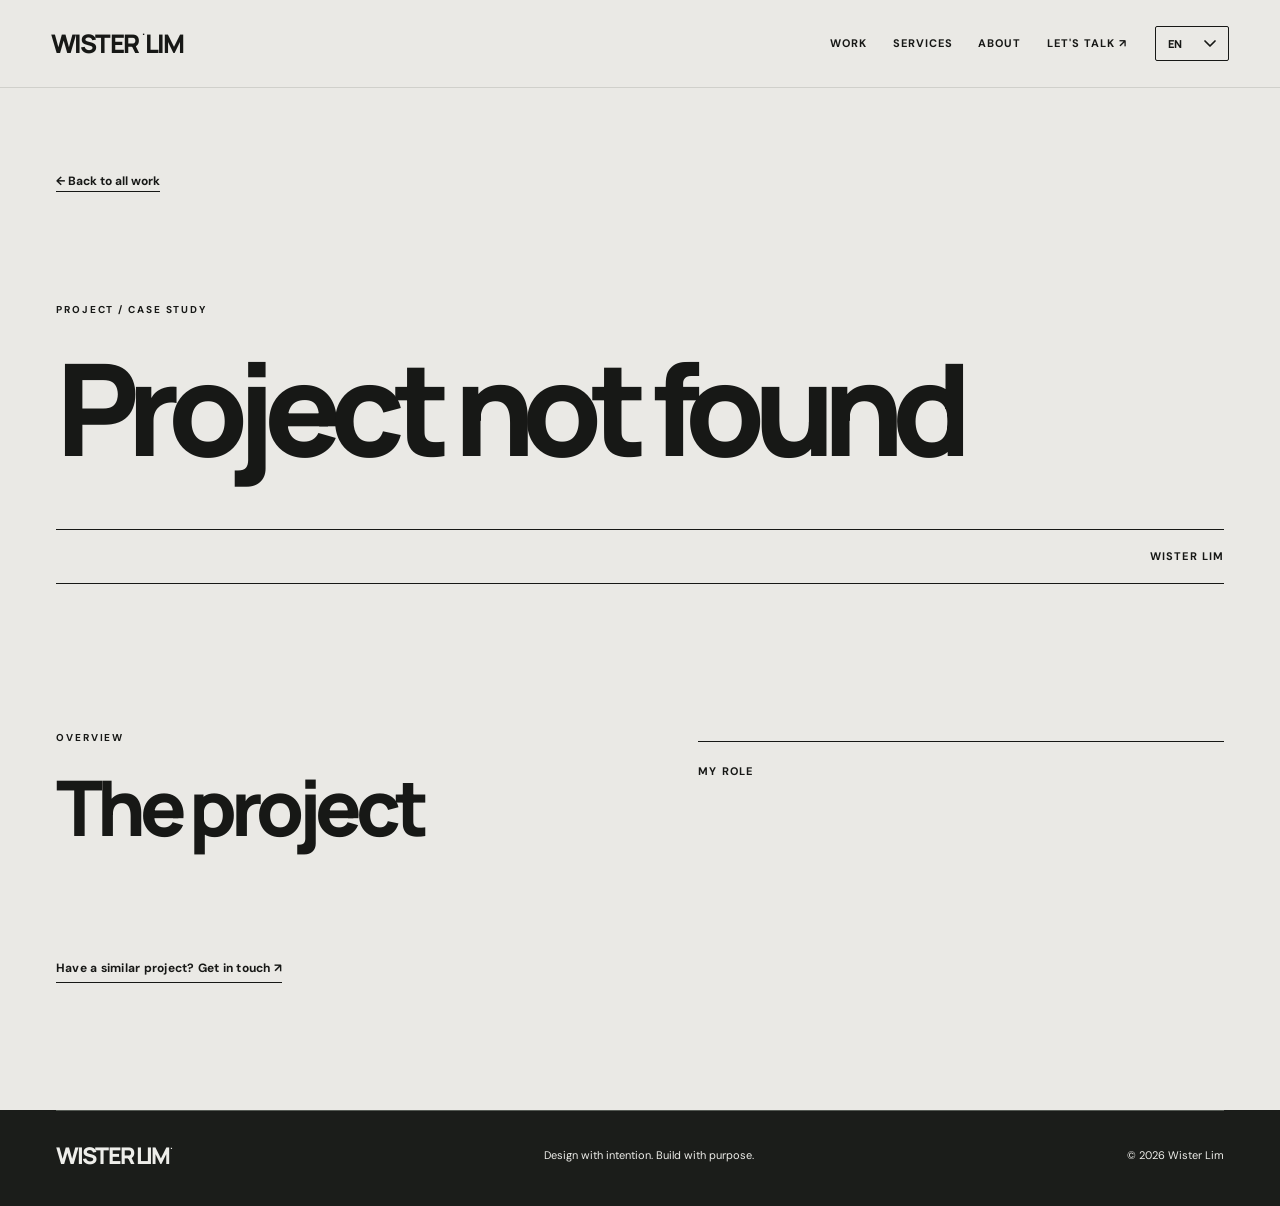
<file: project.html>
<!doctype html><html lang="en"><head><!-- Google Tag Manager --><script>(function(w,d,s,l,i){w[l]=w[l]||[];w[l].push({"gtm.start":new Date().getTime(),event:"gtm.js"});var f=d.getElementsByTagName(s)[0],j=d.createElement(s),dl=l!=="dataLayer"?"&l="+l:"";j.async=true;j.src="https://www.googletagmanager.com/gtm.js?id="+i+dl;f.parentNode.insertBefore(j,f);})(window,document,"script","dataLayer","GTM-MW3L89P2");</script><!-- End Google Tag Manager --><!-- Google Analytics 4 --><script async src="https://www.googletagmanager.com/gtag/js?id=G-REPP2FTX75"></script><script>window.dataLayer=window.dataLayer||[];function gtag(){dataLayer.push(arguments);}gtag("js",new Date());gtag("config","G-REPP2FTX75");</script><meta charset="utf-8"><meta name="viewport" content="width=device-width, initial-scale=1"><meta name="theme-color" content="#101113"><title>Project — Wister Lim</title><link rel="stylesheet" href="/css/style.css"><script defer src="/js/site.js"></script></head><body class="project-body"><!-- Google Tag Manager (noscript) --><noscript><iframe src="https://www.googletagmanager.com/ns.html?id=GTM-MW3L89P2" height="0" width="0" style="display:none;visibility:hidden"></iframe></noscript><!-- End Google Tag Manager (noscript) --><header class="header wrap"><a class="wordmark" href="/" aria-label="Home"><img id="site-logo" hidden alt="Logo"><span id="logo-text">WISTER<span class="wordmark-dot">.</span>LIM</span></a><nav class="nav" aria-label="Primary navigation"><a href="/#work" data-i18n="navWork">Work</a><a href="/#services" data-i18n="navServices">Services</a><a href="/#about" data-i18n="navAbout">About</a><a href="/#contact" data-i18n="navContact">Contact</a></nav><div class="header-actions"><select id="lang-toggle" class="lang-toggle" aria-label="Website language"><option value="en">EN</option><option value="zh">简体</option><option value="zh_tw">繁體</option></select><button id="menu-toggle" class="menu-toggle" aria-label="Toggle menu"><span></span><span></span></button></div></header><main class="wrap project-detail" id="project-detail"><a class="back-link" href="/#work" data-i18n="backWork">← Back to all work</a><p class="section-index">PROJECT / CASE STUDY</p><h1 id="detail-title">Loading project...</h1><div class="detail-meta"><span id="detail-type"></span><span>WISTER LIM</span></div><div class="detail-media" id="detail-media"></div><div class="detail-copy"><div><span class="section-index" data-i18n="overview">OVERVIEW</span><h2 data-i18n="projectOverviewTitle">The project</h2></div><div><p id="detail-description"></p><p class="detail-role"><span data-i18n="myRole">MY ROLE</span><strong id="detail-role"></strong></p><a id="detail-external" class="button-primary" target="_blank" rel="noopener" hidden data-i18n="visitSite">Visit website ↗</a></div></div><a class="underline-link" href="/#contact" data-i18n="discussProject">Have a similar project? Get in touch ↗</a></main><footer class="footer"><div class="wrap footer-inner"><a href="/" class="footer-name">WISTER LIM<span>.</span></a><span data-i18n="footerTag">Design with intention. Build with purpose.</span><span>© <span id="year"></span> Wister Lim</span></div></footer></body></html>
</file>
<file: css/style.css>
@import url('https://fonts.googleapis.com/css2?family=DM+Sans:wght@400;500;600;700&family=Manrope:wght@400;500;600;700;800&display=swap');
:root{--paper:#eae9e5;--white:#f5f4f0;--ink:#171816;--mute:#6b6c66;--lime:#c9d3bd;--line:rgba(25,26,24,.2);--dark:#151715;--ease:cubic-bezier(.22,1,.36,1)}*{box-sizing:border-box}html{scroll-behavior:smooth;scroll-padding-top:90px}body{margin:0;background:var(--paper);color:var(--ink);font-family:'DM Sans',Arial,sans-serif;-webkit-font-smoothing:antialiased}button,input{font:inherit}button,a{-webkit-tap-highlight-color:transparent}a{color:inherit;text-decoration:none}img,video{display:block;max-width:100%}.wrap{width:min(100% - 90px,1500px);margin-inline:auto}.header{height:86px;display:flex;justify-content:space-between;align-items:center;gap:28px;position:relative;z-index:30}.wordmark{font-family:Manrope,sans-serif;font-size:18px;font-weight:800;letter-spacing:-.075em;white-space:nowrap;display:flex;align-items:center}.wordmark img{height:42px;max-width:160px;object-fit:contain}.wordmark-dot{font-size:10px;vertical-align:top;letter-spacing:0;margin-left:4px;align-self:flex-start}.nav{display:flex;gap:clamp(16px,2vw,38px);align-items:center;margin-left:auto}.nav a{font-size:11px;font-weight:700;letter-spacing:.09em;text-transform:uppercase;transition:opacity .2s}.nav a:hover{opacity:.45}.nav-contact{border-bottom:1px solid currentColor;padding-bottom:5px}.header-actions{display:flex;align-items:center;gap:14px}.lang-toggle{background:transparent;border:1px solid var(--ink);padding:9px 12px;font-size:11px;font-weight:700;cursor:pointer}.menu-toggle{display:none;border:0;background:transparent;padding:10px}.menu-toggle span{display:block;width:24px;height:2px;background:currentColor;margin:5px 0}.hero{overflow:hidden}.hero-topline{display:flex;justify-content:space-between;align-items:center;border-top:1px solid var(--ink);padding-top:12px;font-size:10px;font-weight:700;letter-spacing:.13em}.hero-stage{position:relative;height:clamp(500px,54vw,850px);max-height:calc(100svh - 140px);min-height:490px;isolation:isolate}.giant-name,.giant-surname{font-family:Manrope,sans-serif;font-weight:800;line-height:.74;letter-spacing:-.105em;position:absolute;white-space:nowrap;font-size:clamp(170px,25vw,480px);pointer-events:none}.giant-name{z-index:1;left:3%;top:13%;}.giant-surname{z-index:3;right:9%;bottom:7%;}.tiny-star{font-size:.13em;color:#87977d;vertical-align:top;display:inline-block;margin-left:15px;letter-spacing:0}.hero-photo-stage{position:absolute;z-index:2;left:39%;top:3%;height:93%;width:32%;max-width:510px}.hero-photo{width:100%;height:100%;position:relative;overflow:hidden;cursor:pointer;background:#c7c6bf;outline-offset:6px}.hero-photo::after{content:'';position:absolute;inset:0;background:linear-gradient(to top,rgba(0,0,0,.26),transparent 30%);pointer-events:none}.hero-slide{position:absolute;width:100%;height:100%;object-fit:cover;object-position:50% 36%;opacity:0;transition:opacity .3s ease}.hero-slide.active{opacity:1}.photo-hint{position:absolute;z-index:5;bottom:18px;left:19px;right:19px;display:flex;justify-content:space-between;color:#fff;font-size:9px;letter-spacing:.1em;font-weight:700;text-shadow:0 1px 8px #1119}.hero-label-vertical{position:absolute;left:30px;bottom:25%;writing-mode:vertical-rl;transform:rotate(180deg);font-size:10px;letter-spacing:.2em;font-weight:700}.hero-under{display:grid;grid-template-columns:1.2fr .8fr;gap:12%;padding:26px 0 75px;align-items:end}.number-line,.section-index,.small-label{font-size:10px;font-weight:700;letter-spacing:.19em;text-transform:uppercase}.hero-intro h1{font-family:Manrope,sans-serif;letter-spacing:-.067em;font-size:clamp(42px,5.2vw,85px);font-weight:800;line-height:1.01;max-width:700px;margin:16px 0 0}.hero-message p{font-size:clamp(15px,1.35vw,19px);line-height:1.7;max-width:460px;margin:0 0 25px}.hero-actions{display:flex;gap:26px;flex-wrap:wrap;align-items:center}.button-primary{display:inline-flex;align-items:center;justify-content:center;background:var(--ink);color:var(--white);padding:18px 26px;font-size:11px;letter-spacing:.08em;font-weight:700;text-transform:uppercase;transition:transform .25s,background .25s}.button-primary:hover{transform:translateY(-3px);background:#485146}.text-link,.underline-link{font-size:12px;letter-spacing:.02em;font-weight:700;border-bottom:1px solid;padding-bottom:6px}.scroll-cue{display:none}.statement-band{background:var(--dark);color:var(--white);overflow:hidden;padding:19px 0}.statement-track{width:max-content;display:flex;gap:48px;align-items:center;font-size:13px;letter-spacing:.24em;font-weight:700;animation:band 33s linear infinite}.statement-track span{color:#97a18e;font-size:21px}@keyframes band{to{transform:translateX(-50%)}}.section{padding-block:130px}.section-eyebrow{display:flex;justify-content:space-between;border-top:1px solid var(--line);padding-top:18px;margin-bottom:58px;font-size:10px;letter-spacing:.15em;font-weight:700;text-transform:uppercase}.section-heading{margin-bottom:55px}.split-heading{display:flex;justify-content:space-between;align-items:end;gap:45px}.section h2{font:800 clamp(62px,9.2vw,156px)/.9 Manrope,sans-serif;letter-spacing:-.09em;margin:0;max-width:1050px}.accent{color:#889b81}.section-heading p,.split-heading p{font-size:15px;line-height:1.7;max-width:300px;color:#5c625b;margin:0}.filters{display:flex;gap:20px;margin-bottom:43px}.filter{padding:0 0 8px;border:0;border-bottom:1px solid transparent;background:transparent;color:#70736e;cursor:pointer;font-size:11px;letter-spacing:.08em;font-weight:700;text-transform:uppercase}.filter.active{color:var(--ink);border-color:var(--ink)}.work-grid{display:grid;grid-template-columns:repeat(2,minmax(0,1fr));column-gap:34px;row-gap:90px}.work-card:nth-child(even){margin-top:105px}.work-media{position:relative;aspect-ratio:1.23;background:#ceccc4;overflow:hidden}.work-visual-link{position:absolute;inset:0;display:block;overflow:hidden}.work-visual-link img,.work-visual-link video{width:100%;height:100%;object-fit:cover;object-position:top center;position:absolute;inset:0;transition:opacity .32s ease,transform .8s var(--ease)}.work-visual-link video{opacity:0;pointer-events:none;background:#151715}.work-media:hover img{transform:scale(1.065)}.work-media.playing video{opacity:1}.work-media.playing img{opacity:0}.work-overlay{position:absolute;inset:0;pointer-events:none;background:linear-gradient(0deg,rgba(0,0,0,.34),transparent 55%);opacity:0;transition:opacity .3s}.work-media:hover .work-overlay{opacity:1}.work-arrow{position:absolute;right:22px;top:20px;display:grid;place-items:center;width:57px;height:57px;border-radius:50%;background:var(--paper);font-size:24px;transform:translateY(12px);opacity:0;transition:all .3s var(--ease)}.work-media:hover .work-arrow{transform:none;opacity:1}.preview-badge{position:absolute;bottom:18px;left:18px;background:#171917cc;color:white;padding:11px 13px;font-size:10px;letter-spacing:.13em;font-weight:700;pointer-events:none}.mobile-preview-button{display:none}.work-caption{display:flex;justify-content:space-between;align-items:start;gap:18px;border-top:1px solid var(--ink);padding-top:18px;margin-top:16px}.work-caption h3{margin:0 0 6px;font:800 clamp(20px,2.2vw,34px)/1.15 Manrope,sans-serif;letter-spacing:-.05em}.work-caption p{margin:0;color:var(--mute);font-size:12px}.work-detail-link{white-space:nowrap;font-size:10px;letter-spacing:.07em;font-weight:800;border-bottom:1px solid;padding:5px 0}.services-section{background:#171a17;color:#e9ebe6}.services-section .section-eyebrow{border-color:#ffffff48}.services-heading{display:flex;align-items:end;justify-content:space-between;gap:40px;margin-bottom:90px}.services-heading h2{max-width:960px}.services-heading p{color:#a6aaa4;font-size:15px;max-width:220px;line-height:1.6}.service-item{display:grid;grid-template-columns:75px 1fr 60px;align-items:center;border-top:1px solid #717771;padding:30px 0 38px;column-gap:20px}.service-item:last-child{border-bottom:1px solid #717771}.service-number{font-size:11px;color:#abb3a8}.service-item h3{font:700 clamp(31px,4.3vw,70px)/1.1 Manrope,sans-serif;letter-spacing:-.068em;margin:0;transition:transform .4s var(--ease)}.service-item:hover h3{transform:translateX(14px)}.service-symbol{font-size:43px;font-weight:300;justify-self:end}.service-item p{grid-column:2/3;color:#aeb3ac;font-size:13px;line-height:1.6;max-width:430px;margin:8px 0 0}.about-section{padding-bottom:160px}.about-grid{display:grid;grid-template-columns:1fr 1fr;gap:8%;align-items:center}.about-copy{max-width:650px}.about-copy h2{font-size:clamp(57px,6.8vw,115px);margin:28px 0}.about-statement{font:700 clamp(22px,2.5vw,37px)/1.25 Manrope,sans-serif;letter-spacing:-.045em;margin:15px 0 24px}.about-copy>p:not(.about-statement){max-width:510px;font-size:15px;line-height:1.9;color:#595d55}.about-images{position:relative;min-height:660px;display:flex;align-items:center;justify-content:flex-end;gap:10px}.about-images img{object-fit:cover;filter:grayscale(1);transition:none!important;transform:none!important;animation:none!important}.about-images img:first-child{width:70%;height:560px}.about-images img:nth-child(2){width:39%;height:320px;margin-left:-13%;align-self:flex-end;margin-bottom:0;z-index:1;border:9px solid var(--paper)}.about-bits{border-top:1px solid var(--line);margin:33px 0;display:grid;gap:0}.about-bits>div{padding:14px 0;border-bottom:1px solid var(--line);display:grid;grid-template-columns:110px 1fr;gap:20px;align-items:start}.about-bits span{font-size:10px;font-weight:700;letter-spacing:.1em}.about-bits strong{font-size:13px;font-weight:500}.feedback-section{background:#d7d8d2}.feedback-section .section-heading{display:flex;align-items:end;justify-content:space-between;gap:30px}.feedback-section h2{font-size:clamp(56px,8.3vw,135px)}.testimonial-grid{display:grid;grid-template-columns:repeat(4,minmax(0,1fr));gap:18px}.feedback-card{border-top:1px solid #6f716d;padding-top:17px;min-width:0}.feedback-card img,.feedback-card video{width:100%;aspect-ratio:4/5;object-fit:contain;background:#bcbeb8}.feedback-card p{font-size:11px;letter-spacing:.1em;font-weight:700;text-transform:uppercase}.contact-section{background:#1b1d1a;color:#f0f0eb}.contact-section .section-eyebrow{border-color:#686a65}.contact-top h2{font-size:clamp(66px,10.4vw,170px);max-width:1300px}.contact-top h2 em{font-style:normal;color:#a7b4a1}.contact-top p{font-size:17px;color:#b2b7ad;max-width:550px;line-height:1.7}.contact-grid{display:grid;grid-template-columns:1.2fr .8fr;gap:12%;padding-top:90px}.form-placeholder{border-top:1px solid #8a8e84;padding-top:30px}.form-placeholder h3{font:700 clamp(30px,3.5vw,52px)/1.1 Manrope,sans-serif;letter-spacing:-.05em}.form-placeholder p{line-height:1.7;color:#abb0a6;max-width:550px}.form-placeholder .button-primary{background:#c8d3c1;color:#191d18}.form-placeholder .note{font-size:11px;letter-spacing:.07em}.tally-embed{border:0;width:100%;min-height:720px}.contact-aside{border-top:1px solid #8a8e84;padding-top:30px}.contact-aside>p:first-child{font-size:10px;letter-spacing:.15em;font-weight:700}.contact-aside>a{display:inline-block;font:700 clamp(30px,4.5vw,70px) Manrope,sans-serif;letter-spacing:-.06em;border-bottom:1px solid;padding-bottom:12px;margin:16px 0 40px}.contact-aside .tiny{font-size:11px;color:#acb0aa}.social-links{display:flex;flex-wrap:wrap;gap:13px 20px;margin:20px 0 50px}.social-links a{font-size:12px;border-bottom:1px solid #7d837c;padding-bottom:6px}.footer{background:#1b1d1a;color:#eeeeea}.footer-inner{display:flex;justify-content:space-between;align-items:center;border-top:1px solid #545953;gap:16px;padding:28px 0 35px;font-size:11px}.footer-name{font:800 23px Manrope,sans-serif;letter-spacing:-.08em}.footer-name span{font-size:9px;vertical-align:top}.reveal{opacity:0;transform:translateY(37px);transition:opacity .85s var(--ease),transform .85s var(--ease)}.reveal.visible{opacity:1;transform:none}.project-body{background:var(--paper)}.project-detail{padding-top:80px;padding-bottom:130px}.back-link{display:inline-block;border-bottom:1px solid;margin-bottom:100px;font-size:12px;font-weight:700}.project-detail h1{font:800 clamp(60px,10vw,160px)/.95 Manrope,sans-serif;letter-spacing:-.09em;max-width:1250px;margin:30px 0 60px}.detail-meta{display:flex;justify-content:space-between;border-top:1px solid;border-bottom:1px solid;padding:18px 0;font-size:11px;letter-spacing:.1em;font-weight:700;margin-bottom:50px}.detail-media img,.detail-media video{width:100%;max-height:900px;object-fit:contain;background:#d3d2cc}.detail-copy{display:grid;grid-template-columns:1fr 1fr;gap:10%;padding:90px 0}.detail-copy h2{font:800 clamp(50px,6vw,90px)/1 Manrope,sans-serif;letter-spacing:-.08em;margin:20px 0}.detail-copy p{font-size:17px;line-height:1.8}.detail-role{border-top:1px solid;padding-top:20px;display:flex;justify-content:space-between;gap:18px;flex-wrap:wrap}.detail-role span{font-size:11px;font-weight:700;letter-spacing:.1em}.detail-role strong{font-size:14px}.detail-copy .button-primary{margin-top:15px}
@media(max-width:1100px){.wrap{width:min(100% - 56px,1500px)}.hero-photo-stage{left:38%;width:38%}.giant-name,.giant-surname{font-size:clamp(160px,25vw,360px)}.giant-surname{right:5%}.nav{gap:16px}.nav a{font-size:10px}.work-grid{column-gap:20px}.testimonial-grid{grid-template-columns:repeat(2,minmax(0,1fr))}.about-grid{gap:3%}}
@media(max-width:760px){.wrap{width:calc(100% - 38px)}.header{height:66px}.wordmark{font-size:17px}.nav{display:none;position:absolute;top:66px;left:-19px;right:-19px;margin:0;padding:28px 22px;background:var(--paper);border-bottom:1px solid var(--ink);flex-direction:column;align-items:stretch;gap:25px;box-shadow:0 20px 40px #0001}.nav.open{display:flex}.nav a{font-size:14px}.menu-toggle{display:block}.hero-topline{font-size:8px}.hero-location{display:none}.hero-stage{height:530px;min-height:0;max-height:none}.giant-name{font-size:clamp(140px,37vw,320px);left:-3%;top:8%;z-index:3}.giant-surname{font-size:clamp(170px,47vw,370px);right:8%;bottom:10%;z-index:3}.hero-photo-stage{left:22%;top:9%;height:75%;width:62%;max-width:none}.hero-label-vertical{display:none}.photo-hint{font-size:8px;left:9px;right:9px;bottom:10px}.hero-under{grid-template-columns:1fr;gap:20px;padding:20px 0 62px}.hero-intro h1{font-size:clamp(43px,11vw,76px)}.hero-message p{font-size:14px;line-height:1.7;margin:0 0 23px}.scroll-cue{display:none}.statement-band{padding:14px 0}.statement-track{font-size:10px;gap:22px}.section{padding-block:85px}.section-eyebrow{margin-bottom:38px}.section h2{font-size:clamp(56px,13vw,98px)}.split-heading,.services-heading,.feedback-section .section-heading{display:block}.split-heading p,.services-heading p,.section-heading p{margin-top:26px}.filters{gap:16px;flex-wrap:wrap;margin-bottom:28px}.work-grid{grid-template-columns:1fr;gap:43px}.work-card:nth-child(even){margin-top:0}.work-media{aspect-ratio:1.32}.work-caption h3{font-size:25px}.work-detail-link{font-size:9px}.desktop-badge{display:none}.work-arrow{width:40px;height:40px;font-size:19px;top:12px;right:12px;opacity:1;transform:none}.mobile-preview-button{display:flex;position:absolute;z-index:5;left:12px;bottom:12px;align-items:center;gap:9px;border:0;background:#eae9e5;color:#111;padding:12px 14px;font-size:10px;font-weight:800;letter-spacing:.06em;cursor:pointer}.preview-button-symbol{font-size:13px}.services-heading{margin-bottom:48px}.service-item{grid-template-columns:30px 1fr 30px;gap:10px;padding:26px 0}.service-item h3{font-size:clamp(27px,7vw,43px)}.service-symbol{font-size:24px}.service-item p{font-size:12px}.about-grid{grid-template-columns:1fr;gap:36px}.about-copy h2{font-size:clamp(56px,12vw,90px)}.about-images{min-height:0;height:470px;justify-content:center}.about-images img:first-child{width:72%;height:425px}.about-images img:nth-child(2){width:42%;height:230px}.about-copy>p:not(.about-statement){font-size:14px}.testimonial-grid{grid-template-columns:repeat(2,minmax(0,1fr));gap:15px}.feedback-card img,.feedback-card video{aspect-ratio:3/4}.contact-top h2{font-size:clamp(60px,13vw,100px)}.contact-grid{grid-template-columns:1fr;gap:55px;padding-top:50px}.footer-inner{flex-wrap:wrap}.project-detail{padding-top:50px}.back-link{margin-bottom:65px}.detail-copy{grid-template-columns:1fr;gap:16px;padding:45px 0}.project-detail h1{font-size:clamp(55px,12vw,100px)}.detail-media img,.detail-media video{width:100%}}
@media(max-width:420px){.hero-stage{height:420px}.giant-name{font-size:36vw;top:11%}.giant-surname{font-size:45vw;bottom:14%}.hero-photo-stage{height:78%;top:9%;width:65%}.hero-under{padding-bottom:42px}.about-images{height:380px}.about-images img:first-child{height:350px}.about-images img:nth-child(2){height:190px}.testimonial-grid{grid-template-columns:1fr 1fr}.work-caption{flex-direction:column}.work-detail-link{align-self:start}.footer-inner{font-size:10px}}
@media(hover:none){.work-visual-link img{transform:none!important}.work-arrow{opacity:1;transform:none}}
@media(prefers-reduced-motion:reduce){html{scroll-behavior:auto}.statement-track{animation:none}.reveal{opacity:1;transform:none;transition:none}.hero-slide{transition:none}.work-media img,.work-media video{transition:none!important}}


/* V3.1 EDITORIAL REFINEMENT — aligned typography, image layering and natural colour */
[hidden]{display:none!important}
:root{--display-size:clamp(58px,8vw,132px);--body-size:16px;--eyebrow-size:11px}
body{font-size:var(--body-size);line-height:1.55}
.header{height:90px}.wordmark img:not([src]),.wordmark img[src=""]{display:none!important}
.wrap{width:min(calc(100% - 112px),1400px)}
.hero{overflow:hidden}
.hero-stage{height:clamp(540px,52vw,720px);max-height:none;min-height:540px;overflow:hidden}
.giant-name,.giant-surname{font-family:Manrope,Arial,sans-serif;font-weight:800;letter-spacing:-.085em;line-height:.84;white-space:nowrap;z-index:1;pointer-events:none}
.giant-name{left:4%;top:15%;font-size:clamp(110px,16vw,265px)}
.giant-surname{right:8%;bottom:12%;font-size:clamp(110px,15vw,250px)}
.hero-photo-stage{z-index:3;left:43%;top:5%;width:29%;height:87%;max-width:450px}
.hero-photo{background:transparent;clip-path:polygon(11% 0,100% 0,100% 91%,87% 100%,0 100%,0 10%)}
.hero-photo::after{background:linear-gradient(to top,rgba(0,0,0,.20),transparent 20%)}
.hero-slide{object-position:center 40%}
.photo-hint{left:23px;right:23px;bottom:24px}
.hero-under{grid-template-columns:minmax(0,1fr) minmax(310px,.75fr);gap:8%;padding:32px 0 100px;align-items:start}
.hero-intro h1{font-size:clamp(52px,6vw,90px);line-height:1.02;letter-spacing:-.065em;max-width:760px}
.hero-message{padding-top:30px}.hero-message p{font-size:16px;line-height:1.75}
.section{padding-block:110px}.section-eyebrow{margin-bottom:45px}
.section h2,.services-heading h2,.feedback-section h2,.contact-top h2{font-family:Manrope,Arial,sans-serif;font-size:var(--display-size);font-weight:800;line-height:.98;letter-spacing:-.075em;max-width:1100px;overflow-wrap:normal}
.section-heading p,.split-heading p,.services-heading p,.contact-top p{font-size:16px;line-height:1.7}
.split-heading{align-items:end;gap:65px}.split-heading h2{flex:1;min-width:0}.split-heading p{flex:0 0 260px}
.work-grid{grid-template-columns:repeat(2,minmax(0,1fr));gap:66px 38px}.work-card:nth-child(even){margin-top:80px}
.work-media{aspect-ratio:1.4}.work-caption{align-items:start}.work-caption h3{font-size:clamp(23px,2.2vw,31px);line-height:1.16}
.work-caption p{font-size:13px}.filters{margin-bottom:40px}
.services-heading{align-items:end;gap:60px}.services-heading p{flex:0 0 250px;max-width:250px}
.service-item{grid-template-columns:64px minmax(0,1fr) 45px;gap:22px;padding:31px 0 36px}
.service-item h3{font-size:clamp(32px,4.1vw,62px);line-height:1.12}.service-item p{font-size:15px}
.about-grid{grid-template-columns:minmax(0,1fr) minmax(0,1fr);gap:6%;align-items:center}
.about-copy h2{font-size:clamp(52px,6.4vw,102px);line-height:.98;margin:25px 0 29px}
.about-statement{font-size:clamp(23px,2.5vw,32px)}
.about-copy>p:not(.about-statement){font-size:16px;line-height:1.78}
.about-images{height:650px;min-height:0;gap:0;position:relative;display:block;overflow:visible}
.about-images img{filter:none!important;border:0!important;box-shadow:none!important;border-radius:0!important;background:transparent;object-fit:cover;transition:none!important;animation:none!important;transform:none!important}
.about-images img:first-child{position:absolute;width:69%;height:82%;left:0;top:5%;clip-path:polygon(11% 0,100% 0,100% 91%,89% 100%,0 100%,0 13%)}
.about-images img:nth-child(2){position:absolute;width:48%;height:45%;right:0;bottom:0;left:auto;top:auto;z-index:2;margin:0;align-self:auto;clip-path:polygon(0 0,88% 0,100% 13%,100% 100%,0 100%)}
.about-bits strong{font-size:14px}.about-bits span{font-size:11px}
.feedback-section .section-heading{align-items:end}.feedback-section h2{font-size:var(--display-size)}
.feedback-card img,.feedback-card video{background:transparent;object-fit:contain}
.feedback-card p{font-size:11px}
.contact-top h2{font-size:clamp(64px,8.5vw,138px)}
.contact-top p{font-size:17px}.form-placeholder p{font-size:16px}
@media(min-width:1500px){.hero-stage{max-width:1600px;margin-inline:auto}}
@media(max-width:1050px){.wrap{width:calc(100% - 70px)}.hero-stage{height:590px;min-height:0}.giant-name{left:2%;top:17%;font-size:16vw}.giant-surname{right:5%;bottom:13%;font-size:15vw}.hero-photo-stage{left:40%;width:34%;height:80%;top:10%}.about-images{height:530px}.split-heading p{flex-basis:220px}}
@media(max-width:760px){:root{--display-size:clamp(49px,12vw,82px);--body-size:15px}.wrap{width:calc(100% - 38px)}.header{height:66px}.hero-stage{height:470px;min-height:0}.giant-name{left:1%;top:13%;font-size:clamp(75px,18vw,143px);z-index:1}.giant-surname{right:7%;bottom:11%;font-size:clamp(89px,20vw,155px);z-index:1}.hero-photo-stage{z-index:3;left:31%;top:10%;width:54%;height:76%;max-width:none}.hero-photo{clip-path:polygon(8% 0,100% 0,100% 94%,88% 100%,0 100%,0 8%)}.photo-hint{left:12px;right:12px;bottom:13px}.hero-under{display:grid;grid-template-columns:1fr;gap:18px;padding:30px 0 66px}.hero-intro h1{font-size:clamp(42px,10.7vw,70px)}.hero-message{padding:0}.hero-message p{font-size:15px}.section{padding-block:78px}.section-eyebrow{margin-bottom:32px}.section h2,.services-heading h2,.feedback-section h2{font-size:var(--display-size);line-height:1}.split-heading,.services-heading{display:block}.split-heading p,.services-heading p{max-width:420px;margin-top:22px;font-size:15px}.work-grid{grid-template-columns:1fr;gap:43px}.work-card:nth-child(even){margin-top:0}.work-media{aspect-ratio:1.34}.work-caption h3{font-size:24px}.services-heading{margin-bottom:43px}.service-item{grid-template-columns:27px minmax(0,1fr) 25px;gap:12px}.service-item h3{font-size:clamp(25px,6.2vw,43px)}.service-item p{font-size:14px}.about-grid{grid-template-columns:1fr;gap:28px}.about-copy h2{font-size:var(--display-size)}.about-copy>p:not(.about-statement){font-size:15px}.about-images{height:460px}.about-images img:first-child{width:72%;height:83%}.about-images img:nth-child(2){width:47%;height:44%}.feedback-section .section-heading{display:block}.contact-top h2{font-size:clamp(53px,11.6vw,90px)}.contact-top p{font-size:15px}}
@media(max-width:420px){.hero-stage{height:400px}.giant-name{font-size:18vw;top:14%}.giant-surname{font-size:21vw;bottom:16%}.hero-photo-stage{left:27%;width:61%;height:77%}.about-images{height:360px}.about-images img:first-child{height:82%}.about-images img:nth-child(2){height:42%}.section{padding-block:66px}}

/* V4 / ART-DIRECTED EDITORIAL REFINEMENT */
:root{--v4-ink:#171918;--v4-paper:#eae9e5;--v4-muted:#6c716b;--v4-accent:#a7b39d}
[hidden]{display:none!important}
/* Hero: keep the name in its own lane, and soften the outer edge of all photos */
.hero-stage{height:clamp(550px,52vw,730px);max-width:1600px;margin-inline:auto;overflow:hidden;isolation:isolate}
.giant-name{left:4.2%;top:20%;font-size:clamp(90px,12vw,195px);line-height:.81;letter-spacing:-.085em;white-space:normal;width:56%;z-index:4;color:var(--v4-ink);text-shadow:0 0 1px #111}
.giant-name span{color:#82957c}
.giant-surname{right:4%;bottom:17%;font-size:clamp(26px,3vw,55px);color:#81937e;z-index:5}
.hero-photo-stage{z-index:2;left:auto;right:5%;top:0;width:44%;height:100%;max-width:720px;pointer-events:auto}
.hero-photo{clip-path:none!important;background:transparent!important;overflow:visible!important;isolation:isolate}
.hero-photo::after{display:none!important}
#hero-slides{position:absolute;inset:0;-webkit-mask-image:linear-gradient(to bottom,transparent 0%,#000 9%,#000 67%,rgba(0,0,0,.92) 79%,transparent 99%);mask-image:linear-gradient(to bottom,transparent 0%,#000 9%,#000 67%,rgba(0,0,0,.92) 79%,transparent 99%)}
.hero-slide{object-fit:contain;object-position:center bottom;transform:scale(1.02);-webkit-mask-image:radial-gradient(ellipse 73% 68% at 52% 47%,black 60%,transparent 100%);mask-image:radial-gradient(ellipse 73% 68% at 52% 47%,black 60%,transparent 100%)}
.photo-hint{z-index:8;left:30%;right:7%;bottom:10%;color:#2b302a;text-shadow:none;font-size:10px}
.hero-label-vertical{z-index:8}.hero-under{padding-top:30px}
/* Fewer scale jumps; unified rhythm */
.section{padding-block:108px}.section h2,.services-heading h2,.feedback-section h2{font-size:clamp(56px,7vw,112px);letter-spacing:-.075em;line-height:1.02}
.section-heading p,.split-heading p,.services-heading p{font-size:16px;line-height:1.7}
.work-grid{grid-template-columns:repeat(2,minmax(0,1fr));row-gap:60px;column-gap:34px;align-items:start}
.work-card:nth-child(even){margin-top:0!important}.work-card{min-width:0}
.work-media{aspect-ratio:16/10!important;overflow:hidden;background:#dbdad5}
.work-visual-link img,.work-visual-link video{object-fit:contain!important;object-position:center center!important;background:#ebe9e2}
.work-visual-link video{background:#eeeae3}
.work-caption{min-height:100px;align-items:baseline}
.work-caption h3{font-size:clamp(21px,2vw,29px)}
.filters{flex-wrap:wrap;gap:14px 26px}.category-placeholder{min-height:320px;padding:60px 10%;border-top:1px solid var(--line);border-bottom:1px solid var(--line);text-align:center}.category-placeholder h3{font:800 clamp(32px,5vw,68px)/1.03 Manrope,sans-serif;letter-spacing:-.06em;margin:20px auto}.category-placeholder p{max-width:490px;margin:0 auto 25px;color:var(--mute)}
/* Service list: editorial rules, with descriptions on a consistent baseline */
.services-heading{margin-bottom:60px}.service-item{grid-template-columns:46px minmax(0,1fr) 40px;gap:17px;padding:27px 0 30px}
.service-item h3{font-size:clamp(28px,3vw,46px);letter-spacing:-.05em}.service-item p{font-size:14px;line-height:1.62;max-width:690px}
/* About: static pictures, no borders or grayscale; soft organic silhouettes */
.about-images{height:650px;min-height:0;overflow:visible}
.about-images img{filter:none!important;border:0!important;box-shadow:none!important;animation:none!important;transition:none!important;transform:none!important;object-fit:cover}
.about-images img:first-child{left:0;top:3%;height:91%;width:74%;clip-path:none!important;-webkit-mask-image:radial-gradient(ellipse 75% 70% at 50% 44%,black 52%,transparent 100%);mask-image:radial-gradient(ellipse 75% 70% at 50% 44%,black 52%,transparent 100%)}
.about-images img:nth-child(2){right:0;bottom:4%;height:45%;width:45%;margin:0;clip-path:none!important;-webkit-mask-image:radial-gradient(ellipse 78% 71% at 52% 48%,black 57%,transparent 100%);mask-image:radial-gradient(ellipse 78% 71% at 52% 48%,black 57%,transparent 100%)}
/* Testimonial images and video share a single aligned frame */
.testimonial-grid{display:grid;grid-template-columns:repeat(4,minmax(0,1fr));gap:22px;align-items:start}
.feedback-card{min-width:0;display:flex;flex-direction:column;gap:15px}
.feedback-frame{aspect-ratio:4/5;background:#d4d5ce;overflow:hidden;display:grid;place-items:center;position:relative}
.feedback-frame>img,.feedback-frame>video{width:100%!important;height:100%!important;max-width:100%;aspect-ratio:4/5!important;object-fit:contain!important;background:#d8d9d3;border:0}
.feedback-frame>video{object-fit:cover!important;background:#d4d5ce}
.feedback-card p{margin:0;font-size:11px;font-weight:700;letter-spacing:.12em;text-transform:uppercase}
/* Contact: ensure WhatsApp supports the CTA instead of dominating it */
.contact-aside>a:not(.contact-whatsapp){font-size:16px}.contact-aside .contact-whatsapp{display:inline-flex!important;align-items:center;gap:12px;font:700 clamp(20px,2.3vw,34px)/1.2 Manrope,sans-serif!important;letter-spacing:-.04em;margin:15px 0 28px;padding-bottom:12px;border-bottom:1px solid #c6d2c7}
.social-links{display:flex;flex-wrap:wrap;gap:12px 20px}.social-links a{display:inline-flex;align-items:center;gap:7px;font-size:13px!important;letter-spacing:0!important;text-transform:none!important}
.social-glyph{display:inline-grid;place-items:center;width:22px;height:22px;border-radius:50%;border:1px solid currentColor;font-size:10px;font-weight:700}
@media(max-width:900px){.giant-name{font-size:13vw;top:24%;left:4%;width:50%}.hero-photo-stage{right:0;width:54%}.photo-hint{left:5%;right:5%}.testimonial-grid{grid-template-columns:repeat(2,minmax(0,1fr))}}
@media(max-width:760px){.hero-stage{height:540px;min-height:0}.giant-name{font-size:clamp(65px,17vw,120px);top:2%;left:4%;z-index:4}.hero-photo-stage{right:0%;width:82%;top:25%;height:78%}.giant-surname{display:none}.hero-photo{overflow:visible!important}.photo-hint{bottom:13%;left:5%;right:5%;font-size:8px}.hero-under{padding-top:4px}.section{padding-block:75px}.work-grid{grid-template-columns:1fr;gap:38px}.work-media{aspect-ratio:16/10!important}.work-caption{min-height:0}.services-heading{margin-bottom:38px}.service-item{grid-template-columns:25px minmax(0,1fr) 26px;gap:9px;padding:25px 0}.service-item h3{font-size:clamp(23px,6vw,37px)}.service-item p{font-size:13px}.about-images{height:465px}.about-images img:first-child{width:78%;height:87%}.about-images img:nth-child(2){width:48%;height:48%}.feedback-frame{aspect-ratio:4/5}.contact-aside .contact-whatsapp{font-size:25px!important}}
@media(max-width:440px){.hero-stage{height:475px}.giant-name{font-size:17vw;top:2%;left:4%}.hero-photo-stage{width:85%;right:-5%;top:25%;height:75%}.about-images{height:365px}.testimonial-grid{gap:12px}.feedback-card p{font-size:9px}}
@media(prefers-reduced-motion:reduce){.hero-slide{transition:none}.reveal{opacity:1;transform:none;transition:none}}

/* V4.1 — targeted visual refinements. Hero untouched. */
.work-grid{display:grid;grid-template-columns:repeat(2,minmax(0,1fr));align-items:start;gap:58px 32px}
.work-card,.work-media,.work-visual-link{min-width:0}
.work-card:nth-child(even){margin-top:0!important}
.work-media{width:100%;height:auto!important;aspect-ratio:16/10!important;position:relative;overflow:hidden;background:#e9e7e1}
.work-visual-link{position:absolute!important;inset:0!important;height:100%!important;width:100%!important;overflow:hidden!important;display:block!important}
.work-visual-link img,.work-visual-link video{position:absolute!important;inset:0!important;width:100%!important;height:100%!important;object-fit:contain!important;object-position:center center!important;max-height:none!important;aspect-ratio:auto!important;margin:0!important;background:#e9e7e1!important}
.work-caption{min-height:82px!important;margin-top:0;align-items:flex-start!important}
.service-item{grid-template-columns:46px minmax(0,1fr)!important}
.service-symbol{display:none!important}
/* Two generous columns make written feedback legible instead of tiny tiles. */
.testimonial-grid{display:grid!important;grid-template-columns:repeat(2,minmax(0,1fr))!important;gap:42px 30px!important;align-items:start}
.feedback-card{min-width:0;display:flex;flex-direction:column;gap:12px}
.feedback-frame{width:100%;aspect-ratio:16/10!important;overflow:hidden!important;background:#fff!important;display:grid;place-items:center;border:1px solid rgba(15,17,15,.08)}
.feedback-frame>img,.feedback-frame>video{height:100%!important;width:100%!important;aspect-ratio:auto!important;object-fit:contain!important;object-position:center center!important;display:block;background:#fff!important}
.feedback-frame>video{background:#ece9e2!important}
/* 3 equal link columns, instead of unpredictable line wraps. */
.social-links{display:grid!important;grid-template-columns:repeat(3,minmax(0,1fr));gap:14px 15px!important;align-items:center}
.social-links a{white-space:nowrap;min-width:0;gap:6px;font-size:12px!important;width:max-content;max-width:100%}
@media(max-width:900px){.testimonial-grid{grid-template-columns:repeat(2,minmax(0,1fr))!important}.social-links{grid-template-columns:repeat(2,minmax(0,1fr))}}
@media(max-width:760px){.work-grid{grid-template-columns:1fr;gap:36px}.work-media{aspect-ratio:16/10!important}.testimonial-grid{grid-template-columns:1fr!important;gap:32px!important}.feedback-frame{aspect-ratio:16/10!important}.social-links{grid-template-columns:repeat(2,minmax(0,1fr))}}

/* V4.2: Keep each portrait video and its matching poster fully visible. */
.feedback-frame>video{object-fit:contain!important;object-position:center center!important;background:#ece9e2!important}
.feedback-frame:has(video){background:#ece9e2!important}

/* CJK lettering needs room to breathe; avoid orphaned final characters. */
.chinese-layout .hero-intro h1{font-family:'Noto Sans CJK SC','Noto Sans SC','Microsoft YaHei',sans-serif;font-size:clamp(42px,4.5vw,70px)!important;font-weight:750;line-height:1.26;letter-spacing:-.045em;max-width:760px;overflow-wrap:normal;word-break:keep-all}
.chinese-layout .section h2,.chinese-layout .services-heading h2,.chinese-layout .feedback-section h2,.chinese-layout .contact-top h2{font-family:'Noto Sans CJK SC','Microsoft YaHei',sans-serif;font-size:clamp(44px,5.2vw,80px)!important;line-height:1.2;letter-spacing:-.04em;word-break:keep-all}
.chinese-layout .service-item h3{letter-spacing:-.035em;line-height:1.3}
html[lang="zh-TW"] .chinese-layout .hero-intro h1,html[lang="zh-TW"] .chinese-layout .section h2{font-family:'Noto Sans CJK TC','Microsoft JhengHei',sans-serif}
@media(max-width:760px){.chinese-layout .hero-intro h1{font-size:clamp(35px,8vw,56px)!important;line-height:1.24}.chinese-layout .section h2,.chinese-layout .services-heading h2,.chinese-layout .feedback-section h2{font-size:clamp(39px,9vw,65px)!important}.lang-toggle{padding:8px 6px;font-size:11px}}

/* V4.3: simpler editorial portfolio heading and discreet photo counter. */
#work .split-heading>p{display:none!important}
#work .split-heading h2{max-width:none}
.photo-hint{justify-content:flex-end!important}
.social-glyph .whatsapp-icon{display:block;width:15px;height:15px}

/* V4.4 — cut-out editorial Hero. Two dark painted strokes sit behind the
   transparent PNGs. Only the people fade into the page at the bottom. */
.hero-photo-stage{left:34%!important;top:1%!important;width:41%!important;height:99%!important;max-width:650px!important;isolation:isolate;overflow:visible!important}
.hero-brush-strokes{position:absolute;z-index:0;pointer-events:none;left:-23%;top:11%;width:148%;height:83%;overflow:visible;filter:drop-shadow(0 9px 5px rgba(30,40,35,.08))}
.hero-photo{position:relative;z-index:1;width:100%;height:100%;background:transparent!important;overflow:visible!important;clip-path:none!important;-webkit-mask-image:none!important;mask-image:none!important}
.hero-photo::after{display:none!important}
.hero-slide{width:100%;height:100%;object-fit:contain!important;object-position:bottom center!important;opacity:0;filter:drop-shadow(0 12px 12px rgba(24,30,26,.09));-webkit-mask-image:linear-gradient(to bottom,#000 0%,#000 76%,rgba(0,0,0,.93) 84%,transparent 100%);mask-image:linear-gradient(to bottom,#000 0%,#000 76%,rgba(0,0,0,.93) 84%,transparent 100%);transition:opacity .38s ease;transform:none!important}
.hero-slide.active{opacity:1}
.hero-stage .giant-name{z-index:2;mix-blend-mode:normal}
.hero-photo-stage{z-index:3}
.hero-photo-stage .photo-hint{left:auto;right:2%;bottom:11%;color:#313a34;text-shadow:none;justify-content:flex-end;pointer-events:none}
.hero-photo-stage .photo-hint span{padding:5px 8px;background:rgba(234,233,229,.65)}
@media(max-width:900px){.hero-photo-stage{left:30%!important;top:6%!important;width:53%!important;height:88%!important}.hero-brush-strokes{left:-23%;top:16%;width:155%;height:76%}}
@media(max-width:760px){.hero-stage{overflow:hidden;isolation:isolate}.hero-photo-stage{left:21%!important;right:auto!important;top:19%!important;width:74%!important;height:80%!important;max-width:none!important}.hero-brush-strokes{left:-14%;top:12%;width:130%;height:79%}.hero-stage .giant-name{z-index:4;pointer-events:none}.hero-photo-stage{z-index:3}.hero-slide{-webkit-mask-image:linear-gradient(to bottom,#000 0%,#000 78%,transparent 100%);mask-image:linear-gradient(to bottom,#000 0%,#000 78%,transparent 100%)}.hero-photo-stage .photo-hint{right:6%;bottom:5%;font-size:9px}}
@media(max-width:440px){.hero-photo-stage{left:16%!important;top:21%!important;width:86%!important;height:78%!important}.hero-brush-strokes{left:-16%;width:138%}}

/* Testimonial covers are complete 16:10 designs; never crop faces or lettering. */
.feedback-frame.testimonial-video-frame{aspect-ratio:16/10!important;position:relative;background:#eae9e5!important;overflow:hidden}
.feedback-frame.testimonial-video-frame>.testimonial-cover-image{position:absolute;inset:0;width:100%!important;height:100%!important;object-fit:contain!important;aspect-ratio:auto!important;display:block;z-index:1;background:#eae9e5!important}
.feedback-frame.testimonial-video-frame>video{position:absolute;inset:0;width:100%!important;height:100%!important;opacity:0;z-index:2;pointer-events:none;object-fit:contain!important;background:#1b211e!important;transition:opacity .2s ease}
.feedback-frame.testimonial-video-frame.testimonial-playing>video{opacity:1}
.testimonial-preview-button{position:absolute;inset:0;width:100%;height:100%;border:0;padding:0;background:transparent;cursor:pointer;z-index:3}
.testimonial-preview-button:focus-visible{outline:3px solid #839984;outline-offset:-4px}

/* Project enquiry CTA opens the three-language Tally form without leaving the site. */
.form-placeholder .enquiry-trigger{border:0;cursor:pointer;min-height:70px;padding:21px 28px;font-size:13px;letter-spacing:.02em;text-transform:none;transition:transform .25s,background .25s}
.form-placeholder .enquiry-trigger:hover{background:#e2ead9;transform:translateY(-3px)}
.form-placeholder .note{margin:19px 0 0;color:#aeb7aa;font-size:12px;letter-spacing:.01em}
.enquiry-panel{margin-top:34px;border-top:1px solid #6e776c;padding-top:18px}
.enquiry-panel[hidden]{display:none}
.enquiry-toolbar{display:flex;align-items:center;gap:15px;flex-wrap:wrap;margin-bottom:18px;font-size:11px;color:#c7cec3}
.enquiry-languages{display:flex;gap:6px}
.enquiry-languages button,.enquiry-close{color:#e9eee7;background:transparent;border:1px solid #60695f;padding:9px 12px;cursor:pointer;font-size:11px}
.enquiry-languages button[aria-pressed="true"]{background:#c8d3c1;border-color:#c8d3c1;color:#191d18;font-weight:700}
.enquiry-close{margin-left:auto;border:0;text-decoration:underline;text-underline-offset:4px}
.enquiry-panel .tally-embed{display:block;width:100%;min-height:1050px;background:transparent}
@media(max-width:760px){.form-placeholder .enquiry-trigger{width:100%;min-height:66px}.enquiry-toolbar{gap:10px}.enquiry-close{margin-left:0}.enquiry-panel .tally-embed{min-height:1200px}}

/* Tally's default form uses dark lettering; keep it on an opaque light surface. */
.enquiry-form-surface{background:#f8f8f6;border-radius:10px;padding:26px 18px 14px;color:#242721;overflow:hidden}
.enquiry-panel .enquiry-form-surface .tally-embed{display:block;width:100%;min-height:280px;height:280px;background:#fff;border:0;overflow:hidden}
@media(max-width:760px){.enquiry-form-surface{padding:18px 10px 12px}.enquiry-panel .enquiry-form-surface .tally-embed{min-height:280px;height:280px}}

/* V5 — four-colour editorial palette: paper, ink, grey and fresh lime. */
:root{--paper:#eae9e5;--white:#eae9e5;--ink:#171816;--dark:#171816;--mute:#777b77;--lime:#b8f572;--v5-accent:#b8f572}
.header{position:sticky!important;top:0;z-index:90!important;background:var(--paper);border-bottom:1px solid rgba(23,24,22,.12);height:88px;isolation:isolate}
.header.wrap{width:100%!important;max-width:none!important;margin-inline:0!important;padding-inline:max(24px,calc((100vw - 1500px)/2),4vw)}
.wordmark{font-size:clamp(21px,2vw,28px);letter-spacing:-.075em}
.wordmark img{height:58px;max-width:210px;width:auto}
.nav-contact{background:var(--v5-accent)!important;color:var(--ink)!important;border:0!important;border-radius:3px;padding:12px 17px!important;font-weight:800;letter-spacing:-.01em;white-space:nowrap;transition:transform .28s var(--ease),background .28s var(--ease),box-shadow .28s var(--ease)}
.nav-contact:hover,.nav-contact:focus-visible{transform:translateY(-2px);box-shadow:0 5px 0 rgba(23,24,22,.13)}
.hero-title-accent{color:var(--ink);background:var(--v5-accent);padding:0 .11em .05em;position:relative;display:inline-block;transform:rotate(-1deg)}
.hero-stage .giant-name{z-index:4!important}
.hero-brush-strokes > g[fill] > path:first-of-type{transform:scaleX(.66);transform-origin:50% 50%}
.hero-brush-strokes > g[stroke] > path:first-of-type{transform:scaleX(.68);transform-origin:50% 50%}
.hero-slide:nth-child(1){transform:scale(1.04)!important;transform-origin:bottom center}
.hero-slide:nth-child(2),.hero-slide:nth-child(3){transform:scale(1.00)!important;transform-origin:bottom center}
.hero-slide:nth-child(4){transform:scale(.95)!important;transform-origin:bottom center}
.hero-actions .button-primary,.hero-actions .text-link,.form-placeholder .enquiry-trigger{animation:v5-breathe 4.6s ease-in-out infinite}
.hero-actions .button-primary:hover,.hero-actions .text-link:hover,.form-placeholder .enquiry-trigger:hover{animation-play-state:paused;transform:translateY(-3px)}
@keyframes v5-breathe{0%,100%{translate:0 0}50%{translate:0 -2px}}
.service-item{align-items:start!important}
.service-details{grid-column:2/-1;min-width:0;width:100%}
.service-details summary{display:flex;align-items:center;justify-content:space-between;gap:20px;cursor:pointer;list-style:none}
.service-details summary::-webkit-details-marker{display:none}
.service-details summary h3{margin:0!important}
.service-plus{font-family:Arial,sans-serif;display:grid;place-items:center;flex:none;width:38px;height:38px;border:1px solid currentColor;border-radius:50%;font-size:26px;font-weight:300;line-height:1;transition:transform .3s var(--ease),background .3s var(--ease)}
.service-details[open] .service-plus{transform:rotate(45deg);background:var(--v5-accent);color:var(--ink)}
.service-details > p{margin:19px 0 0!important;max-width:680px!important}
.service-points{margin:18px 0 0;padding:0 0 2px 20px;display:grid;gap:10px;color:var(--paper);font-size:14px;line-height:1.55;max-width:680px}
.service-points li::marker{color:var(--v5-accent)}
.service-details summary:focus-visible,.tally-popup-close:focus-visible{outline:2px solid var(--v5-accent);outline-offset:5px}
.tally-modal-open{overflow:hidden}
.tally-popup{position:fixed;inset:0;margin:auto;width:min(680px,calc(100% - 28px));max-width:680px;max-height:min(90dvh,900px);padding:0;background:var(--paper);color:var(--ink);border:1px solid var(--ink);border-radius:12px;box-shadow:0 24px 80px rgba(23,24,22,.25);overflow:hidden}
.tally-popup::backdrop{background:rgba(23,24,22,.68);backdrop-filter:blur(5px)}
.tally-popup-head{display:flex;align-items:center;justify-content:space-between;gap:20px;padding:24px 28px 15px;border-bottom:1px solid rgba(23,24,22,.16)}
.tally-popup-head .section-index{color:var(--mute)}
.tally-popup-head h2{font:800 clamp(28px,5vw,42px)/1.1 Manrope,Arial,sans-serif;letter-spacing:-.055em;margin:9px 0 0}
.tally-popup-close{border:0;background:var(--v5-accent);color:var(--ink);width:42px;height:42px;border-radius:50%;font-size:30px;line-height:1;cursor:pointer;flex:none}
#tally-popup-content{height:min(72dvh,690px);overflow:hidden;background:var(--paper)}
.tally-popup-frame{display:block;width:100%;height:100%;border:0;background:var(--paper)}
@media(max-width:760px){.header{height:66px}.wordmark{font-size:20px}.wordmark img{height:46px;max-width:140px}.nav{z-index:95}.nav-contact{display:inline-block;width:fit-content;margin-top:8px}.service-details{grid-column:2/-1}.service-plus{width:32px;height:32px;font-size:23px}.service-points{font-size:13px}.tally-popup-head{padding:18px 17px 13px}#tally-popup-content{height:min(73dvh,730px)}}
@media(max-width:760px){.header.wrap{padding-inline:19px}.header .nav{left:0!important;right:0!important}}
@media(prefers-reduced-motion:reduce){.hero-actions .button-primary,.hero-actions .text-link,.form-placeholder .enquiry-trigger{animation:none!important}}

/* V5.2: quiet, editorial mobile controls — override Safari's native blue UI. */
.header-actions .lang-toggle{
 -webkit-appearance:none;appearance:none;color:var(--ink)!important;
 background-color:transparent!important;
 background-image:url("data:image/svg+xml,%3Csvg xmlns='http://www.w3.org/2000/svg' width='12' height='8' viewBox='0 0 12 8'%3E%3Cpath d='m1 1 5 5 5-5' fill='none' stroke='%23171816' stroke-width='1.7' stroke-linecap='round' stroke-linejoin='round'/%3E%3C/svg%3E");
 background-repeat:no-repeat;background-position:right 12px center;
 border:1px solid var(--ink)!important;border-radius:2px;
 font-family:Manrope,Arial,sans-serif;font-size:11px;font-weight:800;
 letter-spacing:.06em;line-height:1.2;padding:10px 32px 10px 12px;
 min-width:74px;cursor:pointer;box-shadow:none!important;
}
.header-actions .lang-toggle:focus-visible,.header-actions .menu-toggle:focus-visible{outline:2px solid var(--ink);outline-offset:3px}
.header-actions .menu-toggle{
 -webkit-appearance:none;appearance:none;color:var(--ink)!important;
 display:none;align-items:center;justify-content:center;flex-direction:column;
 width:40px;height:40px;padding:8px;border:0!important;border-radius:0;
 background:transparent!important;box-shadow:none!important;cursor:pointer;
}
.header-actions .menu-toggle span{
 display:block;width:25px;height:2px;margin:3px 0;background:var(--ink)!important;
 border-radius:0;transform-origin:center;transition:transform .25s ease,opacity .2s ease;
}
.header-actions .menu-toggle[aria-expanded="true"] span:first-child{transform:translateY(4px) rotate(45deg)}
.header-actions .menu-toggle[aria-expanded="true"] span:last-child{transform:translateY(-4px) rotate(-45deg)}
@media(max-width:760px){
 .header-actions{gap:10px}
 .header-actions .menu-toggle{display:flex}
 .header-actions .lang-toggle{font-size:11px;padding:9px 29px 9px 10px;background-position:right 10px center;min-width:68px}
}
</file>
